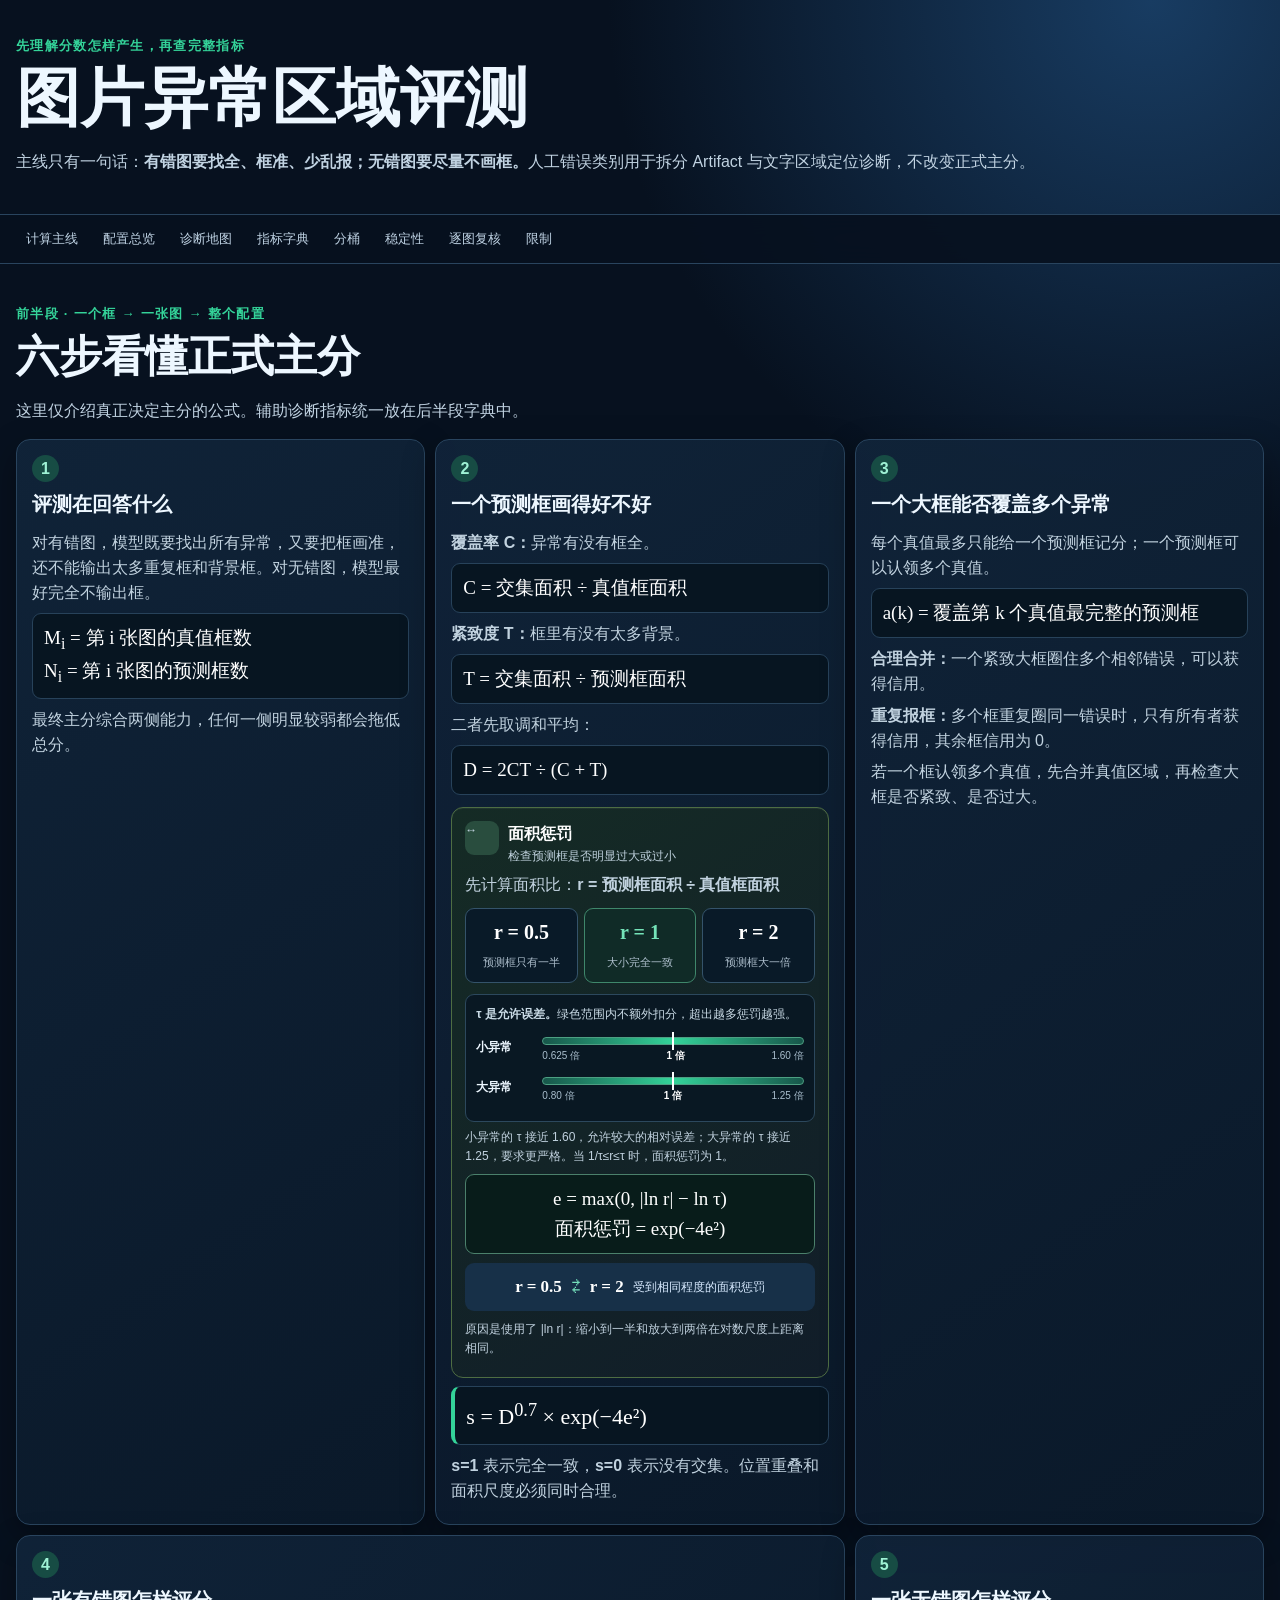
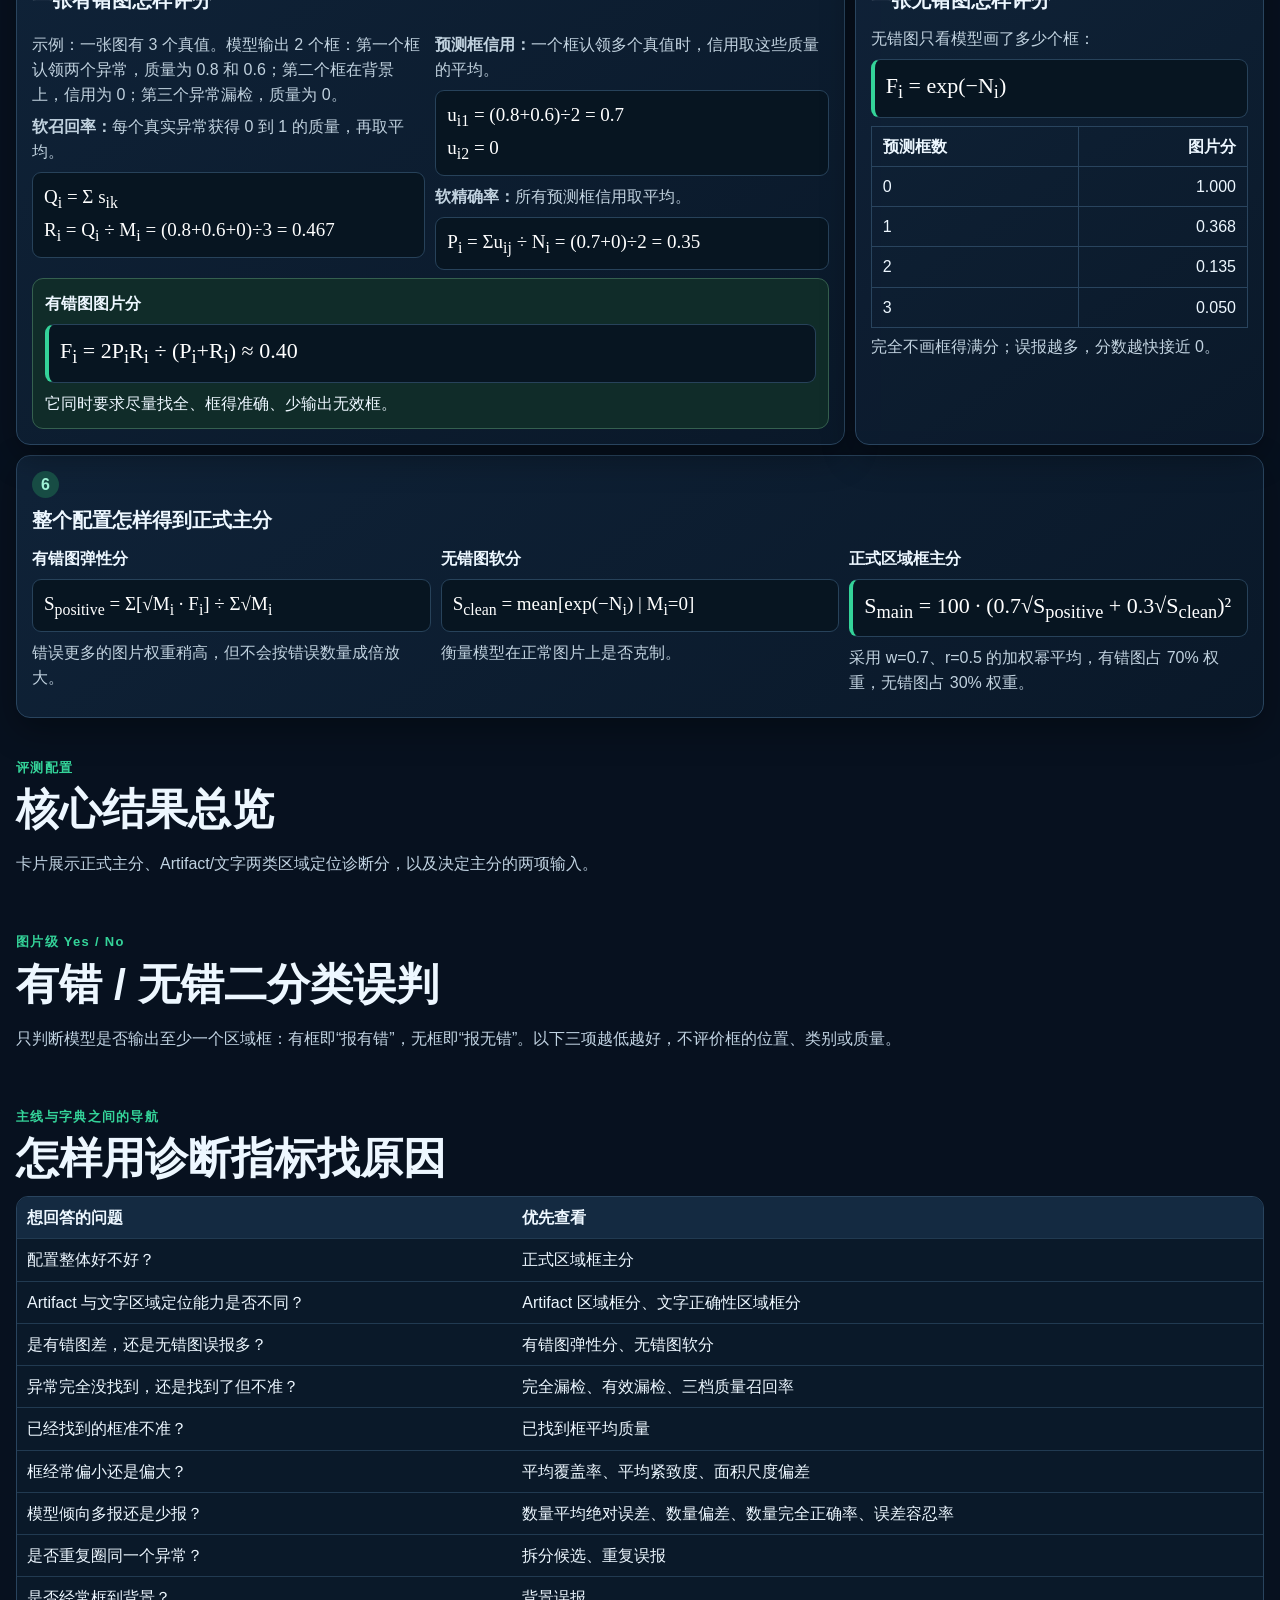
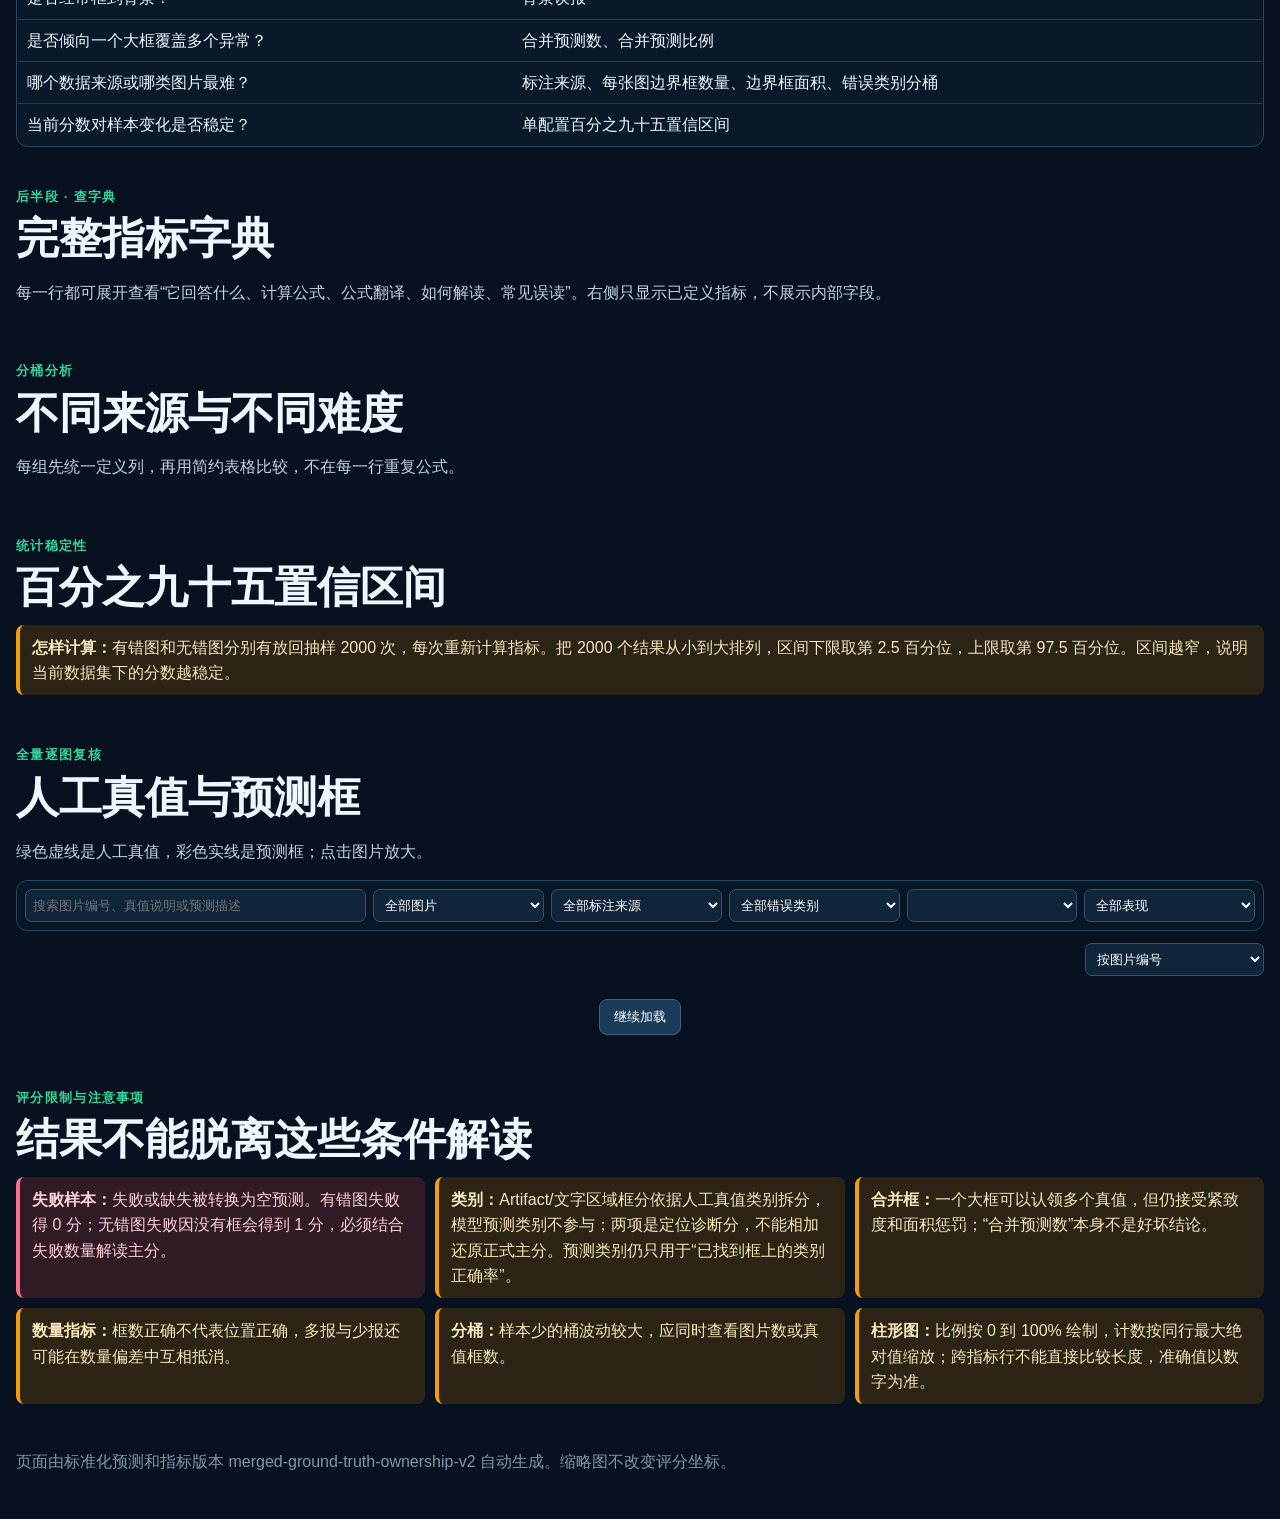
<file: evaluation/vlm_judge_bench/dashboard_template.html>
<!doctype html>
<html lang="zh-CN">
<head>
  <meta charset="utf-8">
  <meta name="viewport" content="width=device-width,initial-scale=1">
  <title>图片异常区域评测：主线说明与完整指标</title>
  <style>
    :root{--bg:#07111f;--panel:#0d1b2d;--panel2:#12243a;--ink:#edf7ff;--muted:#a9bfd2;--line:#29445e;--green:#34d399;--orange:#f59e0b;--red:#fb7185;--blue:#60a5fa;--shadow:0 12px 34px #0005}
    *{box-sizing:border-box}html{scroll-behavior:smooth}body{margin:0;background:radial-gradient(circle at 90% 0,#183c62 0,transparent 34rem),var(--bg);color:var(--ink);font-family:"Noto Sans CJK SC","Microsoft YaHei",sans-serif;line-height:1.58}a{color:inherit}.wrap{max-width:1680px;margin:auto;padding:0 16px}.hero{padding:36px 0 24px}.eyebrow,.kicker{color:var(--green);font-weight:800;letter-spacing:.1em;font-size:13px}.hero h1{font-size:clamp(34px,5vw,64px);line-height:1.08;margin:7px 0 12px}.hero p,.lead{color:#c1d3e2;max-width:1050px}.dataset-line,.chips{display:flex;gap:7px;flex-wrap:wrap}.dataset-line span,.chip{padding:5px 9px;border:1px solid var(--line);border-radius:999px;background:#10233a;font-size:12px}
    nav{position:sticky;top:0;z-index:50;background:#07111fea;backdrop-filter:blur(16px);border-block:1px solid var(--line)}nav .wrap{display:flex;gap:5px;overflow:auto;padding-top:8px;padding-bottom:8px}nav a{text-decoration:none;white-space:nowrap;padding:6px 10px;border-radius:99px;color:#bfd3e4;font-size:13px}nav a:hover{background:#18324c;color:#fff}
    section{scroll-margin-top:62px;padding-top:40px}h2{font-size:clamp(27px,3.5vw,43px);line-height:1.18;margin:6px 0 12px}h3{font-size:20px;margin:0 0 9px}h4{margin:0 0 7px}.card,.story-card{background:linear-gradient(145deg,#10243ae8,#0a192ae8);border:1px solid var(--line);border-radius:14px;padding:15px;box-shadow:var(--shadow)}.story-grid{display:grid;grid-template-columns:repeat(3,minmax(0,1fr));gap:10px}.story-card p{color:#c1d2df;margin:6px 0}.step{display:inline-grid;place-items:center;width:27px;height:27px;border-radius:50%;background:#174c44;color:#9ff2d5;font-weight:900;margin-bottom:7px}.formula{font-family:"Cambria Math","Times New Roman",serif;font-size:19px;background:#071521;border:1px solid #27425a;border-radius:9px;padding:9px 11px;margin:8px 0;overflow:auto;color:#fff}.formula.big{font-size:22px;border-left:4px solid var(--green)}.plain{color:#d4e4ef}.note{border-left:4px solid var(--orange);padding:10px 12px;background:#2c2516;border-radius:8px;color:#f8e7bd}.warning{border-left-color:var(--red);background:#301b26;color:#ffd0d7}.clean-table{border-collapse:collapse;width:100%;max-width:520px}.clean-table th,.clean-table td{padding:7px 11px;border:1px solid var(--line);text-align:right}.clean-table th:first-child,.clean-table td:first-child{text-align:left}.example{display:grid;grid-template-columns:1fr 1fr;gap:10px}.example-result{border:1px solid #35604f;background:#102c29;border-radius:11px;padding:12px}
    .penalty-panel{margin-top:12px;padding:13px;border:1px solid #4e6d43;border-radius:12px;background:linear-gradient(145deg,#152b25,#111d29);box-shadow:inset 0 1px #ffffff0d}.penalty-head{display:flex;gap:9px;align-items:flex-start}.penalty-icon{display:grid;place-items:center;flex:0 0 34px;height:34px;border-radius:9px;background:#294d3e;color:#a7f3d0;font-size:20px}.penalty-head b{display:block;color:#fff}.penalty-head span{display:block;color:#bfd1dd;font-size:12px}.ratio-cards{display:grid;grid-template-columns:repeat(3,1fr);gap:6px;margin:11px 0}.ratio-card{text-align:center;border:1px solid #34536a;border-radius:9px;background:#091a28;padding:8px 4px}.ratio-card b{display:block;font-family:"Cambria Math","Times New Roman",serif;font-size:20px;color:#fff}.ratio-card span{font-size:11px;color:#aebfcd}.ratio-card.good{border-color:#3f876b;background:#102b27}.ratio-card.good b{color:#74e3b8}.tolerance-box{padding:10px;border-radius:9px;background:#091823;border:1px solid #2c485d}.tolerance-title{font-size:12px;color:#c9dae5;margin-bottom:8px}.tolerance-row{display:grid;grid-template-columns:58px minmax(0,1fr);gap:8px;align-items:center;margin:8px 0}.tolerance-row>b{font-size:12px}.range{position:relative;padding-top:5px}.range-bar{height:8px;border-radius:99px;background:linear-gradient(90deg,#34d39955,#34d399,#34d39955);border:1px solid #4d9f82}.range-bar:after{content:"";position:absolute;left:50%;top:0;width:2px;height:18px;background:#fff;transform:translateX(-1px)}.range-labels{display:flex;justify-content:space-between;color:#aabfce;font-size:10px;margin-top:3px}.range-labels b{color:#fff}.penalty-formula{border-color:#4b806b!important;background:#081c1a!important;text-align:center}.symmetry{display:flex;align-items:center;justify-content:center;gap:9px;margin:9px 0;padding:8px;border-radius:9px;background:#173048;color:#d8eaff;font-size:12px}.symmetry b{font-family:"Cambria Math","Times New Roman",serif;color:#fff;font-size:17px}.symmetry i{color:#76e0bc;font-style:normal;font-size:20px}
    .model-grid{display:grid;grid-template-columns:repeat(4,minmax(0,1fr));gap:9px;margin-top:14px}.model-card{border-top:4px solid var(--model-color)}.model-card h3{font-size:17px;word-break:break-word}.model-detail{font-size:11px;color:var(--muted);word-break:break-all;min-height:34px}.big-score{font-size:36px;font-weight:900;color:var(--model-color);line-height:1;margin:10px 0 3px}.mini-grid{display:grid;grid-template-columns:1fr 1fr;gap:5px;margin-top:9px}.mini{background:#091725;border:1px solid #243d54;border-radius:8px;padding:6px}.mini b{display:block;font-size:15px}.mini span{font-size:11px;color:var(--muted)}
    .map-table,.metric-table,.bucket-table{width:100%;border-collapse:collapse}.table-wrap{overflow:auto;border:1px solid var(--line);border-radius:12px;background:#0a1929}.map-table th,.map-table td,.metric-table th,.metric-table td,.bucket-table th,.bucket-table td{padding:8px 10px;border-bottom:1px solid #213a51;vertical-align:top}.map-table th,.metric-table th,.bucket-table th{background:#142a41;text-align:left;position:sticky;top:0;z-index:2}.map-table tr:last-child td,.metric-table tr:last-child td,.bucket-table tr:last-child td{border-bottom:0}.metric-table{min-width:1450px}.metric-def-cell{width:370px;min-width:370px}.metric-def summary{cursor:pointer}.metric-def summary b{display:block;color:#fff}.question{display:block;color:#b8cede;font-size:12px;margin-top:2px}.def-body{margin-top:8px;font-size:12px;color:#c4d6e3}.def-body .formula{font-size:15px;padding:6px 8px}.def-label{color:#83ddbf;font-weight:700}.metric-value{min-width:135px}.metric-value b{font-size:15px}.bar{height:5px;background:#23394d;border-radius:9px;margin-top:5px;overflow:hidden}.bar i{display:block;height:100%;background:var(--bar-color)}.dictionary-stack>.dict-section,.bucket-stack>article{display:block;margin-top:10px}.dict-section{border:1px solid var(--line);border-radius:11px;background:#0b1b2c;overflow:hidden}.dict-section>summary{cursor:pointer;padding:12px 14px;background:#11283e;font-weight:800;list-style:disclosure-closed}.dict-section[open]>summary{list-style:disclosure-open;border-bottom:1px solid var(--line)}.dict-section-body{padding:12px}.dict-section-body>.lead{margin-top:0}.quality-example{display:grid;grid-template-columns:repeat(3,1fr);gap:6px;margin:8px 0}.quality-example div{padding:8px;border:1px solid #34516a;border-radius:8px;background:#0b2132}.shared-defs{display:grid;grid-template-columns:repeat(3,minmax(0,1fr));gap:7px;margin:9px 0}.shared-def{border:1px solid #28445c;background:#0b1d2f;border-radius:9px;padding:8px;font-size:12px;color:#c3d5e2}.shared-def b{color:#fff;display:block}.shared-def code{display:block;color:#9ee8ce;margin-top:4px;white-space:normal}.bucket-control{display:flex;align-items:center;gap:10px;flex-wrap:wrap;padding:10px;border:1px solid var(--line);border-radius:10px;background:#0b1d2f;margin:9px 0}.bucket-control select{background:#132d45;color:#fff;border:1px solid #42627d;border-radius:7px;padding:7px 10px}.bucket-meta{display:flex;gap:6px;flex-wrap:wrap}.bucket-meta span{padding:4px 8px;border-radius:99px;background:#173950;color:#d6e7f2;font-size:12px}.bucket-table{min-width:1250px}.bucket-metric{min-width:180px}
    .paired{display:grid;grid-template-columns:repeat(3,minmax(0,1fr));gap:8px}.paired-card{border:1px solid var(--line);background:#0b1b2c;border-radius:10px;padding:10px}.paired-card strong{font-size:19px;color:var(--green)}.subtle{font-size:12px;color:var(--muted)}
    .filters{position:sticky;top:51px;z-index:40;display:grid;grid-template-columns:1.3fr repeat(5,minmax(125px,.65fr));gap:7px;background:#091827ed;backdrop-filter:blur(14px);border:1px solid var(--line);border-radius:11px;padding:8px;margin:12px 0}.filters input,.filters select,.result-line select{background:#10243a;color:#fff;border:1px solid #35536d;border-radius:7px;padding:7px}.result-line{display:flex;justify-content:space-between;align-items:center;margin:10px 0;color:#bfd0df}.sample-list{display:grid;gap:11px}.sample-card{background:#091725;border:1px solid var(--line);border-radius:13px;overflow:hidden}.sample-head{display:flex;justify-content:space-between;gap:10px;align-items:center;padding:9px 11px;background:#11263c}.sample-head h3{margin:0;font-size:16px}.legend{display:flex;gap:10px;flex-wrap:wrap;padding:6px 10px;color:#bcd0df;font-size:11px}.legend span:before{content:"";display:inline-block;width:10px;height:3px;background:var(--c);margin-right:4px}.panels{display:grid;grid-template-columns:repeat(auto-fit,minmax(240px,1fr));gap:7px;padding:8px;align-items:start}.bbox-panel{border:1px solid #294158;border-radius:9px;overflow:hidden;background:#06121e}.panel-title{display:flex;justify-content:space-between;padding:6px 8px;font-size:11px}.stage{position:relative;background:#02070d;cursor:zoom-in;width:100%;overflow:hidden}.stage img{display:block;width:100%;height:100%;object-fit:fill}.stage svg{position:absolute;inset:0;width:100%;height:100%}.stage rect{fill:none}.details{padding:0 9px 9px}.details summary{cursor:pointer;color:#bdebdc}.box-lists{display:grid;grid-template-columns:repeat(auto-fit,minmax(250px,1fr));gap:7px;margin-top:8px}.box-list{background:#0d2032;border:1px solid #29445b;border-radius:8px;padding:8px;font-size:12px}.box-list ol{padding-left:20px}.zero{color:#7890a5}.load-more{display:block;margin:13px auto;background:#1a3b59;color:#fff;border:1px solid #3a6485;border-radius:8px;padding:8px 14px;cursor:pointer}.modal{display:none;position:fixed;inset:0;z-index:100;background:#000d;padding:18px}.modal.open{display:grid;place-items:center}.modal-inner{width:min(95vw,1500px);max-height:94vh;background:#071522;border:1px solid #45627a;border-radius:12px;overflow:auto}.modal-head{display:flex;justify-content:space-between;padding:9px 12px}.modal-head button{background:#24435e;color:#fff;border:0;border-radius:6px;padding:6px 10px}.modal .stage{width:min(100%,calc(84vh * var(--image-ratio)));max-height:84vh;margin:auto}.modal .stage img{max-height:84vh}footer{padding:45px 0;color:#8096a9}
    @media(max-width:1050px){.story-grid,.shared-defs,.paired{grid-template-columns:1fr 1fr}.model-grid{grid-template-columns:1fr 1fr}.filters{grid-template-columns:1fr 1fr}.example{grid-template-columns:1fr}}@media(max-width:650px){.story-grid,.shared-defs,.paired,.model-grid{grid-template-columns:1fr}.metric-def-cell{width:290px;min-width:290px}}
  </style>
</head>
<body>
  <header class="hero"><div class="wrap"><div class="eyebrow">先理解分数怎样产生，再查完整指标</div><h1>图片异常区域评测</h1><p>主线只有一句话：<b>有错图要找全、框准、少乱报；无错图要尽量不画框。</b>人工错误类别用于拆分 Artifact 与文字区域定位诊断，不改变正式主分。</p><div class="dataset-line" id="datasetLine"></div></div></header>
  <nav><div class="wrap"><a href="#story">计算主线</a><a href="#overview" id="overviewNav">配置总览</a><a href="#map">诊断地图</a><a href="#dictionary">指标字典</a><a href="#buckets">分桶</a><a href="#confidence">稳定性</a><a href="#samples">逐图复核</a><a href="#limits">限制</a></div></nav>
  <main class="wrap">
    <section id="story"><div class="kicker">前半段 · 一个框 → 一张图 → 整个配置</div><h2>六步看懂正式主分</h2><p class="lead">这里仅介绍真正决定主分的公式。辅助诊断指标统一放在后半段字典中。</p>
      <div class="story-grid">
        <article class="story-card"><span class="step">1</span><h3>评测在回答什么</h3><p>对有错图，模型既要找出所有异常，又要把框画准，还不能输出太多重复框和背景框。对无错图，模型最好完全不输出框。</p><div class="formula">M<sub>i</sub> = 第 i 张图的真值框数<br>N<sub>i</sub> = 第 i 张图的预测框数</div><p>最终主分综合两侧能力，任何一侧明显较弱都会拖低总分。</p></article>
        <article class="story-card"><span class="step">2</span><h3>一个预测框画得好不好</h3><p><b>覆盖率 C：</b>异常有没有框全。</p><div class="formula">C = 交集面积 ÷ 真值框面积</div><p><b>紧致度 T：</b>框里有没有太多背景。</p><div class="formula">T = 交集面积 ÷ 预测框面积</div><p>二者先取调和平均：</p><div class="formula">D = 2CT ÷ (C + T)</div><div class="penalty-panel"><div class="penalty-head"><span class="penalty-icon">↔</span><div><b>面积惩罚</b><span>检查预测框是否明显过大或过小</span></div></div><p>先计算面积比：<b>r = 预测框面积 ÷ 真值框面积</b></p><div class="ratio-cards"><div class="ratio-card"><b>r = 0.5</b><span>预测框只有一半</span></div><div class="ratio-card good"><b>r = 1</b><span>大小完全一致</span></div><div class="ratio-card"><b>r = 2</b><span>预测框大一倍</span></div></div><div class="tolerance-box"><div class="tolerance-title"><b>τ 是允许误差。</b>绿色范围内不额外扣分，超出越多惩罚越强。</div><div class="tolerance-row"><b>小异常</b><div class="range"><div class="range-bar"></div><div class="range-labels"><span>0.625 倍</span><b>1 倍</b><span>1.60 倍</span></div></div></div><div class="tolerance-row"><b>大异常</b><div class="range"><div class="range-bar"></div><div class="range-labels"><span>0.80 倍</span><b>1 倍</b><span>1.25 倍</span></div></div></div></div><p class="subtle">小异常的 τ 接近 1.60，允许较大的相对误差；大异常的 τ 接近 1.25，要求更严格。当 1/τ≤r≤τ 时，面积惩罚为 1。</p><div class="formula penalty-formula">e = max(0, |ln r| − ln τ)<br>面积惩罚 = exp(−4e²)</div><div class="symmetry"><b>r = 0.5</b><i>⇄</i><b>r = 2</b><span>受到相同程度的面积惩罚</span></div><p class="subtle">原因是使用了 |ln r|：缩小到一半和放大到两倍在对数尺度上距离相同。</p></div><div class="formula big">s = D<sup>0.7</sup> × exp(−4e²)</div><p><b>s=1</b> 表示完全一致，<b>s=0</b> 表示没有交集。位置重叠和面积尺度必须同时合理。</p></article>
        <article class="story-card"><span class="step">3</span><h3>一个大框能否覆盖多个异常</h3><p>每个真值最多只能给一个预测框记分；一个预测框可以认领多个真值。</p><div class="formula">a(k) = 覆盖第 k 个真值最完整的预测框</div><p><b>合理合并：</b>一个紧致大框圈住多个相邻错误，可以获得信用。</p><p><b>重复报框：</b>多个框重复圈同一错误时，只有所有者获得信用，其余框信用为 0。</p><p>若一个框认领多个真值，先合并真值区域，再检查大框是否紧致、是否过大。</p></article>
      </div>
      <div class="story-grid" style="margin-top:10px">
        <article class="story-card" style="grid-column:span 2"><span class="step">4</span><h3>一张有错图怎样评分</h3><div class="example"><div><p>示例：一张图有 3 个真值。模型输出 2 个框：第一个框认领两个异常，质量为 0.8 和 0.6；第二个框在背景上，信用为 0；第三个异常漏检，质量为 0。</p><p><b>软召回率：</b>每个真实异常获得 0 到 1 的质量，再取平均。</p><div class="formula">Q<sub>i</sub> = Σ s<sub>ik</sub><br>R<sub>i</sub> = Q<sub>i</sub> ÷ M<sub>i</sub> = (0.8+0.6+0)÷3 = 0.467</div></div><div><p><b>预测框信用：</b>一个框认领多个真值时，信用取这些质量的平均。</p><div class="formula">u<sub>i1</sub> = (0.8+0.6)÷2 = 0.7<br>u<sub>i2</sub> = 0</div><p><b>软精确率：</b>所有预测框信用取平均。</p><div class="formula">P<sub>i</sub> = Σu<sub>ij</sub> ÷ N<sub>i</sub> = (0.7+0)÷2 = 0.35</div></div></div><div class="example-result"><b>有错图图片分</b><div class="formula big">F<sub>i</sub> = 2P<sub>i</sub>R<sub>i</sub> ÷ (P<sub>i</sub>+R<sub>i</sub>) ≈ 0.40</div><span>它同时要求尽量找全、框得准确、少输出无效框。</span></div></article>
        <article class="story-card"><span class="step">5</span><h3>一张无错图怎样评分</h3><p>无错图只看模型画了多少个框：</p><div class="formula big">F<sub>i</sub> = exp(−N<sub>i</sub>)</div><table class="clean-table"><thead><tr><th>预测框数</th><th>图片分</th></tr></thead><tbody><tr><td>0</td><td>1.000</td></tr><tr><td>1</td><td>0.368</td></tr><tr><td>2</td><td>0.135</td></tr><tr><td>3</td><td>0.050</td></tr></tbody></table><p>完全不画框得满分；误报越多，分数越快接近 0。</p></article>
      </div>
      <article class="story-card" style="margin-top:10px"><span class="step">6</span><h3>整个配置怎样得到正式主分</h3><div class="story-grid"><div><b>有错图弹性分</b><div class="formula">S<sub>positive</sub> = Σ[√M<sub>i</sub> · F<sub>i</sub>] ÷ Σ√M<sub>i</sub></div><p>错误更多的图片权重稍高，但不会按错误数量成倍放大。</p></div><div><b>无错图软分</b><div class="formula">S<sub>clean</sub> = mean[exp(−N<sub>i</sub>) | M<sub>i</sub>=0]</div><p>衡量模型在正常图片上是否克制。</p></div><div><b>正式区域框主分</b><div class="formula big">S<sub>main</sub> = 100 · (0.7√S<sub>positive</sub> + 0.3√S<sub>clean</sub>)²</div><p>采用 w=0.7、r=0.5 的加权幂平均，有错图占 70% 权重，无错图占 30% 权重。</p></div></div></article>
    </section>

    <section id="overview"><div class="kicker" id="overviewKicker">评测配置</div><h2>核心结果总览</h2><p class="lead">卡片展示正式主分、Artifact/文字两类区域定位诊断分，以及决定主分的两项输入。</p><div class="model-grid" id="modelCards"></div></section>
    <section id="binary"><div class="kicker">图片级 Yes / No</div><h2>有错 / 无错二分类误判</h2><p class="lead">只判断模型是否输出至少一个区域框：有框即“报有错”，无框即“报无错”。以下三项越低越好，不评价框的位置、类别或质量。</p><div id="binaryContent"></div></section>

    <section id="map"><div class="kicker">主线与字典之间的导航</div><h2>怎样用诊断指标找原因</h2><div class="table-wrap"><table class="map-table"><thead><tr><th>想回答的问题</th><th>优先查看</th></tr></thead><tbody>
      <tr><td>配置整体好不好？</td><td>正式区域框主分</td></tr><tr><td>Artifact 与文字区域定位能力是否不同？</td><td>Artifact 区域框分、文字正确性区域框分</td></tr><tr><td>是有错图差，还是无错图误报多？</td><td>有错图弹性分、无错图软分</td></tr><tr><td>异常完全没找到，还是找到了但不准？</td><td>完全漏检、有效漏检、三档质量召回率</td></tr><tr><td>已经找到的框准不准？</td><td>已找到框平均质量</td></tr><tr><td>框经常偏小还是偏大？</td><td>平均覆盖率、平均紧致度、面积尺度偏差</td></tr><tr><td>模型倾向多报还是少报？</td><td>数量平均绝对误差、数量偏差、数量完全正确率、误差容忍率</td></tr><tr><td>是否重复圈同一个异常？</td><td>拆分候选、重复误报</td></tr><tr><td>是否经常框到背景？</td><td>背景误报</td></tr><tr><td>是否倾向一个大框覆盖多个异常？</td><td>合并预测数、合并预测比例</td></tr><tr><td>哪个数据来源或哪类图片最难？</td><td>标注来源、每张图边界框数量、边界框面积、错误类别分桶</td></tr><tr><td>当前分数对样本变化是否稳定？</td><td>单配置百分之九十五置信区间</td></tr>
    </tbody></table></div></section>

    <section id="dictionary"><div class="kicker">后半段 · 查字典</div><h2>完整指标字典</h2><p class="lead">每一行都可展开查看“它回答什么、计算公式、公式翻译、如何解读、常见误读”。右侧只显示已定义指标，不展示内部字段。</p><div class="dictionary-stack" id="dictionaryContent"></div></section>

    <section id="buckets"><div class="kicker">分桶分析</div><h2>不同来源与不同难度</h2><p class="lead">每组先统一定义列，再用简约表格比较，不在每一行重复公式。</p><div class="bucket-stack" id="bucketContent"></div></section>

    <section id="confidence"><div class="kicker">统计稳定性</div><h2>百分之九十五置信区间</h2><div class="note"><b>怎样计算：</b>有错图和无错图分别有放回抽样 2000 次，每次重新计算指标。把 2000 个结果从小到大排列，区间下限取第 2.5 百分位，上限取第 97.5 百分位。区间越窄，说明当前数据集下的分数越稳定。</div><div id="confidenceTables" style="margin-top:10px"></div></section>

    <section id="samples"><div class="kicker">全量逐图复核</div><h2 id="sampleHeading">人工真值与预测框</h2><p class="lead" id="sampleLead">绿色虚线是人工真值，彩色实线是预测框；点击图片放大。</p><div class="filters"><input id="search" placeholder="搜索图片编号、真值说明或预测描述"><select id="sampleType"><option value="all">全部图片</option><option value="positive">只看有错图</option><option value="clean">只看无错图</option></select><select id="sourceFilter"><option value="all">全部标注来源</option><option value="gpt">gpt</option><option value="u1_5">U1.5</option><option value="external4">external4</option><option value="natural_clean_110">natural_110 自然无错图</option></select><select id="familyFilter"><option value="all">全部错误类别</option></select><select id="filterModel"></select><select id="resultFilter"><option value="all">全部表现</option><option value="failed">运行失败或缺失</option><option value="zero">图片分为零</option><option value="found">图片分大于 0.1</option><option value="hardmiss">存在完全漏检</option><option value="cleanfp">无错图上有误报</option><option value="merge">存在合并预测</option></select></div><div class="result-line"><span id="resultCount"></span><select id="sortOrder"><option value="id">按图片编号</option><option value="worst">所选配置图片分从低到高</option><option value="best">所选配置图片分从高到低</option><option value="gt">按真值框数量从多到少</option></select></div><div class="sample-list" id="sampleList"></div><button class="load-more" id="loadMore">继续加载</button></section>

    <section id="limits"><div class="kicker">评分限制与注意事项</div><h2>结果不能脱离这些条件解读</h2><div class="story-grid"><div class="note warning"><b>失败样本：</b>失败或缺失被转换为空预测。有错图失败得 0 分；无错图失败因没有框会得到 1 分，必须结合失败数量解读主分。</div><div class="note"><b>类别：</b>Artifact/文字区域框分依据人工真值类别拆分，模型预测类别不参与；两项是定位诊断分，不能相加还原正式主分。预测类别仍只用于“已找到框上的类别正确率”。</div><div class="note"><b>合并框：</b>一个大框可以认领多个真值，但仍接受紧致度和面积惩罚；“合并预测数”本身不是好坏结论。</div><div class="note"><b>数量指标：</b>框数正确不代表位置正确，多报与少报还可能在数量偏差中互相抵消。</div><div class="note"><b>分桶：</b>样本少的桶波动较大，应同时查看图片数或真值框数。</div><div class="note"><b>柱形图：</b>比例按 0 到 100% 绘制，计数按同行最大绝对值缩放；跨指标行不能直接比较长度，准确值以数字为准。</div></div></section>
  </main>
  <div class="modal" id="modal"><div class="modal-inner"><div class="modal-head"><b id="modalTitle"></b><button id="modalClose">关闭</button></div><div id="modalStage"></div></div></div>
  <footer><div class="wrap">页面由标准化预测和指标版本 merged-ground-truth-ownership-v2 自动生成。缩略图不改变评分坐标。</div></footer>
  <script id="dashboardData" type="application/json">__DASHBOARD_DATA__</script>
  <script>
    const DATA=JSON.parse(document.getElementById('dashboardData').textContent),MODELS=Object.keys(DATA.models),$=id=>document.getElementById(id);
    const esc=v=>String(v??'').replace(/[&<>"']/g,c=>({'&':'&amp;','<':'&lt;','>':'&gt;','"':'&quot;',"'":'&#39;'}[c]));
    const FAMILIES=DATA.families;
    const DEF={
      main:{n:'正式区域框主分',q:'整体能力如何加权兼顾有错图和无错图？',f:'100 × (0.7√S_positive + 0.3√S_clean)²',t:'有错图弹性分权重为 70%，无错图软分权重为 30%；使用幂指数 r=0.5 的加权幂平均，再乘 100。',i:'0 到 100，越高越好；相比无错图表现，主分更重视有错图检出与定位。',w:'不能只看主分判断问题来自检出还是误报，要同时看两项输入；两项权重并不相同。',k:'main'},
      artifactRegion:{n:'Artifact 区域框分',q:'四类 Artifact 人工真值的检出与定位质量如何？',f:'100 × Σ[√K_i · mean(q_ig)] ÷ Σ√K_i',t:'每张图只选 D1 Artifact 的人工真值及其 ownership-v2 框质量，按该图所含选中真值数 K_i 的平方根加权。',i:'0 到 100，越高越好；覆盖渲染、结构、拓扑、关系与物理四类 Artifact。',w:'这是按人工真值类别拆分的定位诊断分，不含无错图克制项，也不评价预测类别，不能与文字分相加还原主分。',k:'main'},
      textRegion:{n:'文字正确性区域框分',q:'两类文字正确性人工真值的检出与定位质量如何？',f:'100 × Σ[√K_i · mean(q_ig)] ÷ Σ√K_i',t:'每张图只选 D2 TextCorrectness 的人工真值及其 ownership-v2 框质量，按该图所含选中真值数 K_i 的平方根加权。',i:'0 到 100，越高越好；覆盖文字视觉完整性和文字内容保真度。',w:'这是按人工真值类别拆分的定位诊断分，不含无错图克制项，也不评价预测类别，不能与 Artifact 分相加还原主分。',k:'main'},
      pos:{n:'有错图弹性分',q:'有异常时，模型找全、框准并少乱报的综合表现如何？',f:'Σ(√M_i · F_i) ÷ Σ√M_i，M_i>0',t:'先算每张有错图图片分，再按真值框数平方根加权。',i:'0 到 1，越高越好。',w:'它不评价无错图误报。',k:'rate'},
      clean:{n:'无错图软分',q:'无异常时，模型是否克制？',f:'mean[exp(−N_i) | M_i=0]',t:'每张无错图按预测框数指数扣分，再取平均。',i:'0 到 1，越高越好。',w:'失败被转为空预测时也会得到 1，必须结合失败数。',k:'rate'},
      specificity:{n:'无错图完全不报框比例',q:'多少无错图完全没有误报？',f:'#(M_i=0 且 N_i=0) ÷ #(M_i=0)',t:'无错图中预测框数恰好为 0 的比例。',i:'越高越好。',w:'只要报一个框就整图记为不完全正确，不反映误报数量。',k:'rate'},
      fppi:{n:'每张无错图平均预测框数',q:'无错图平均会误报多少个框？',f:'ΣN_i ÷ N_clean，M_i=0',t:'所有无错图预测框总数除以无错图数。',i:'越低越好。',w:'少量图片大量误报和大量图片少量误报可能有相同均值。',k:'num'},
      binaryFNR:{n:'有错图判无错率（FNR）',q:'有错图片中，有多少被整图判断为无错？',f:'有错且无预测框的图片数 ÷ 有错图片数',t:'人工有至少一个错误框，但模型一个框也没有输出的图片比例。',i:'越低越好；这是图片级漏报率。',w:'只要输出任意框就不算 FNR，即使框的位置错误；定位能力需另看区域框指标。',k:'rate'},
      binaryFPR:{n:'无错图判有错率（FPR）',q:'无错图片中，有多少被整图判断为有错？',f:'无错且有预测框的图片数 ÷ 无错图片数',t:'人工没有错误框，但模型至少输出一个框的图片比例。',i:'越低越好；等于 1 − 无错图不报框比例。',w:'不区分一张图误报一个框还是多个框；数量需另看无错图平均预测框数。',k:'rate'},
      binaryError:{n:'总体二分类误判率',q:'不考虑框位置，只看有错/无错时，总共判错多少图片？',f:'(有错判无错图片数 + 无错判有错图片数) ÷ 全部图片数',t:'两类图片级错误相加，再除以全部 1,054 张图片。',i:'越低越好；该值受数据中有错图和无错图占比影响。',w:'它不是 FNR 与 FPR 的简单平均，也不评价 bbox 定位质量。',k:'rate'},
      macro:{n:'有错图图片等权分',q:'如果每张有错图同等重要，平均表现怎样？',f:'mean(F_i | M_i>0)',t:'每张有错图图片分直接取平均。',i:'0 到 1，越高越好。',w:'与弹性分不同，它不提高多错误图片权重。',k:'rate'},
      microP:{n:'有错图所有框合并软精确率',q:'把所有有错图预测框合并看，有多少预测信用？',f:'ΣU_i ÷ ΣN_i，M_i>0',t:'所有预测信用总和除以所有预测框数。',i:'越高越好；无效框增加分母。',w:'它不能反映真值是否找全。',k:'rate'},
      microR:{n:'有错图所有框合并软召回率',q:'把所有真值合并看，找全和框准程度怎样？',f:'ΣQ_i ÷ ΣM_i，M_i>0',t:'所有真值质量总和除以所有真值框数。',i:'越高越好。',w:'它不能反映模型是否多画无效框。',k:'rate'},
      microF:{n:'有错图所有框合并分',q:'框级合并后的软精确率与软召回率是否平衡？',f:'2P_micro R_micro ÷ (P_micro + R_micro)',t:'所有框合并软精确率和软召回率取调和平均。',i:'越高越好。',w:'这不是正式主分，也不评价无错图。',k:'rate'},
      images:{n:'图片数',q:'当前统计覆盖多少张图片？',f:'当前集合中的图片条数',t:'直接计数。',i:'用于判断样本规模，不分高低。',w:'不是能力指标。',k:'int'},positiveImages:{n:'有错图片数',q:'多少图片含至少一个真值框？',f:'#(M_i>0)',t:'真值框数大于 0 的图片数。',i:'描述数据组成。',w:'不是能力指标。',k:'int'},cleanImages:{n:'无错图片数',q:'多少图片没有真值框？',f:'#(M_i=0)',t:'真值框数等于 0 的图片数。',i:'描述数据组成。',w:'不是能力指标。',k:'int'},gt:{n:'人工真值框数',q:'人工一共标了多少异常区域？',f:'ΣM_i',t:'所有图片真值框数求和。',i:'描述评测规模。',w:'不同桶比较时必须结合该数。',k:'int'},pred:{n:'预测框数',q:'模型一共输出多少区域框？',f:'ΣN_i',t:'所有图片预测框数求和。',i:'只描述输出量。',w:'多或少本身不等于好或坏。',k:'int'},failed:{n:'失败或缺失预测数',q:'多少图片没有成功完成推理？',f:'#(预测状态不为成功)',t:'按运行状态计数。',i:'越低越好；应优先确认链路完整性。',w:'当前失败为空预测，无错图不会被额外扣分。',k:'int'},
      hardMiss:{n:'完全漏检真值数',q:'多少真值与所有预测都没有有效相交？',f:'Σ 1[max_j s(P_ij,G_ik)=0]',t:'逐个真值检查是否存在正的基础配对质量。',i:'越低越好。',w:'有一点交集但质量很差时不一定算完全漏检。',k:'int'},effectiveMiss:{n:'有效漏检真值数',q:'多少真值最终质量仍低于基本找到门槛？',f:'Σ 1[s_ik<0.1]',t:'唯一归属和合并重算后，质量低于 0.1 的真值数。',i:'越低越好。',w:'包含完全漏检和低质量相交。',k:'int'},r01:{n:'质量至少 0.1 的召回率',q:'多少真值至少被基本找到？',f:'#(s_ik≥0.1) ÷ ΣM_i',t:'最终质量达到 0.1 的真值比例。',i:'越高越好。',w:'达到 0.1 不代表框得很准。',k:'rate'},r05:{n:'质量至少 0.5 的召回率',q:'多少真值达到可靠定位？',f:'#(s_ik≥0.5) ÷ ΣM_i',t:'最终质量达到 0.5 的真值比例。',i:'越高越好。',w:'它会同时受覆盖、背景和面积影响。',k:'rate'},r075:{n:'质量至少 0.75 的召回率',q:'多少真值达到高质量定位？',f:'#(s_ik≥0.75) ÷ ΣM_i',t:'最终质量达到 0.75 的真值比例。',i:'越高越好。',w:'这是严格门槛，小误差也可能使其下降。',k:'rate'},found:{n:'已找到框平均质量',q:'已经基本找到的异常，平均框得多准？',f:'mean(s_ik | s_ik≥0.1)',t:'只对质量至少 0.1 的真值取平均。',i:'越高越好，需与召回率一起看。',w:'只找到少量容易异常也可能均值很高。',k:'rate'},p25:{n:'已找到质量下四分位数',q:'已找到框中较差一部分的质量怎样？',f:'q_0.25({s_ik | s_ik≥0.1})',t:'已找到质量排序后的第 25 百分位。',i:'越高越好。',w:'不包含质量低于 0.1 的真值。',k:'rate'},p50:{n:'已找到质量中位数',q:'已找到框的典型质量怎样？',f:'q_0.50({s_ik | s_ik≥0.1})',t:'已找到质量排序后的中位数。',i:'越高越好。',w:'不等于所有真值的中位质量。',k:'rate'},p75:{n:'已找到质量上四分位数',q:'已找到框中较好一部分的质量怎样？',f:'q_0.75({s_ik | s_ik≥0.1})',t:'已找到质量排序后的第 75 百分位。',i:'越高越好。',w:'不能单独说明漏检情况。',k:'rate'},coverage:{n:'平均覆盖率',q:'已找到的真值通常被框全多少？',f:'mean(|P∩G|÷|G| | s≥0.1)',t:'对已找到配对的覆盖率取平均。',i:'越高表示越少漏掉异常区域。',w:'框很大也能有高覆盖率，必须配合紧致度。',k:'rate'},tightness:{n:'平均紧致度',q:'已找到的预测框里有多少是真值区域？',f:'mean(|P∩U|÷|P| | s≥0.1)',t:'对已找到配对的紧致度取平均；合并框使用真值并集 U。',i:'越高表示背景越少。',w:'框很小也可能紧致度高，必须配合覆盖率。',k:'rate'},
      countN:{n:'子集图片数',q:'当前数量统计包含多少图片？',f:'n',t:'当前子集直接计数。',i:'只描述规模。',w:'不是能力指标。',k:'int'},mae:{n:'数量平均绝对误差',q:'预测框数平均与真值框数相差多少？',f:'mean(|N_i−M_i|)',t:'每张图取框数差绝对值，再平均。',i:'越低越好。',w:'数量接近不代表位置正确。',k:'num'},bias:{n:'数量偏差',q:'模型整体倾向多报还是少报？',f:'mean(N_i−M_i)',t:'每张图预测框数减真值框数，再平均。',i:'正数多报，负数少报，接近 0 表示平均接近。',w:'多报和少报可能互相抵消。',k:'num'},exact:{n:'预测框数完全正确比例',q:'多少图片的预测框数恰好等于真值框数？',f:'mean[1(N_i=M_i)]',t:'框数完全相等的图片比例。',i:'越高越好。',w:'框数正确不代表位置正确。',k:'rate'},within1:{n:'数量误差不超过一的比例',q:'多少图片的框数最多相差一个？',f:'mean[1(|N_i−M_i|≤1)]',t:'数量差绝对值不超过 1 的比例。',i:'越高越好。',w:'是宽松数量指标，不评价定位。',k:'rate'},within2:{n:'数量误差不超过二的比例',q:'多少图片的框数最多相差两个？',f:'mean[1(|N_i−M_i|≤2)]',t:'数量差绝对值不超过 2 的比例。',i:'越高越好。',w:'门槛更宽松，不能替代严格指标。',k:'rate'},
      areaP25:{n:'面积比下四分位数',q:'较小一侧的预测框面积比例怎样？',f:'q_0.25(r)，r=|P|÷|U|',t:'已找到配对面积比的第 25 百分位。',i:'小于 1 偏小，大于 1 偏大。',w:'面积接近不代表位置重合。',k:'num'},areaMedian:{n:'面积比中位数',q:'典型预测框面积相对真值并集多大？',f:'q_0.50(r)，r=|P|÷|U|',t:'已找到配对面积比的中位数。',i:'接近 1 表示面积接近。',w:'合并框的 U 是其认领真值并集。',k:'num'},areaP75:{n:'面积比上四分位数',q:'较大一侧的预测框面积比例怎样？',f:'q_0.75(r)，r=|P|÷|U|',t:'已找到配对面积比的第 75 百分位。',i:'过高说明不少框偏大。',w:'只统计质量至少 0.1 的配对。',k:'num'},scaleBias:{n:'面积尺度偏差',q:'预测框整体偏小还是偏大？',f:'median(ln r)',t:'面积比取自然对数后求中位数。',i:'负数偏小，0 接近，正数偏大。',w:'它只描述尺度，不描述位置。',k:'num'},under05:{n:'面积不足真值一半比例',q:'多少已找到框明显偏小？',f:'#(r<0.5) ÷ #r',t:'面积比落入该区间的比例。',i:'通常越低越好。',w:'仅统计已找到配对。',k:'rate'},r05to08:{n:'面积为 0.5 至 0.8 倍比例',q:'多少框中度偏小？',f:'#(0.5≤r<0.8) ÷ #r',t:'面积比落入该区间的比例。',i:'用于诊断尺度分布。',w:'不能独立判断定位质量。',k:'rate'},r08to125:{n:'面积接近真值比例',q:'多少框面积处于接近区间？',f:'#(0.8≤r≤1.25) ÷ #r',t:'面积比落入接近 1 的区间比例。',i:'通常越高越好。',w:'面积接近仍可能位置偏移。',k:'rate'},r125to2:{n:'面积为 1.25 至 2 倍比例',q:'多少框中度偏大？',f:'#(1.25<r≤2) ÷ #r',t:'面积比落入该区间的比例。',i:'用于诊断偏大倾向。',w:'合并框可能合理进入该区间。',k:'rate'},over2:{n:'面积超过真值二倍比例',q:'多少已找到框明显过大？',f:'#(r>2) ÷ #r',t:'面积比超过 2 的比例。',i:'通常越低越好。',w:'仍需结合合并预测和紧致度。',k:'rate'},
      mergeN:{n:'认领多个真值的预测框数',q:'多少预测框同时认领至少两个真值？',f:'Σ1(|𝒢_ij|≥2)',t:'逐个预测框检查认领真值数量。',i:'描述合并行为，本身不分好坏。',w:'合理合并也会计数，应结合质量。',k:'int'},mergeRate:{n:'合并预测比例',q:'有错图预测框中有多大比例是合并框？',f:'N_merge ÷ ΣN_i，M_i>0',t:'合并预测数除以有错图预测框总数。',i:'只描述行为倾向。',w:'比例高不等于分数低。',k:'rate'},splitN:{n:'被多个预测明显覆盖的真值数',q:'多少真值被至少两个预测框重复明显覆盖？',f:'Σ1[Σ_j1(s(P_ij,G_ik)>0.1)≥2]',t:'唯一归属前，统计基础质量超过 0.1 的预测框数量。',i:'越低通常越好。',w:'它是拆分候选，不等同于最终重复误报数。',k:'int'},splitRate:{n:'拆分候选比例',q:'真值中有多大比例存在多框覆盖？',f:'N_split ÷ ΣM_i',t:'拆分候选真值数除以真值总数。',i:'越低通常越好。',w:'只描述重复覆盖倾向。',k:'rate'},duplicate:{n:'重复误报框数',q:'多少无信用框重复覆盖了已认领异常？',f:'未认领且对已认领真值基础质量>0.1 的预测框数',t:'先找无所有权预测，再检查是否重复覆盖已有真值。',i:'越低越好。',w:'与拆分候选的统计对象不同：这里数预测框。',k:'int'},background:{n:'背景误报框数',q:'多少无信用框落在错误位置或无关背景？',f:'无所有权预测框数 − 重复误报框数',t:'所有未认领预测中排除重复框。',i:'越低越好。',w:'包含各种未获信用预测，不仅是纯背景。',k:'int'},duplicateRate:{n:'误报中重复框比例',q:'所有无信用框中，重复框占多少？',f:'N_duplicate ÷ (N_duplicate+N_background)',t:'重复误报除以全部无信用预测。',i:'描述误报构成。',w:'比例低可能只是背景误报更多，必须结合两个计数。',k:'rate'},family:{n:'已找到框上的错误类别正确率',q:'已找到且提供类别的预测中，大类判断多准确？',f:'#(预测大类=真值大类) ÷ #有效类别配对',t:'只统计质量至少 0.1 且预测提供类别的配对。',i:'越高越好，只用于诊断。',w:'未提供类别不进分母，类别也不进入正式主分。',k:'rate'},hardMissRate:{n:'完全漏检率',q:'当前桶有多少真值完全没有有效相交？',f:'完全漏检真值数 ÷ 当前桶真值数',t:'在当前面积、类别或来源桶内计算。',i:'越低越好。',w:'与质量低于 0.1 的有效漏检不同。',k:'rate'}
    };
    const get=(o,p)=>p.split('.').reduce((v,k)=>v?.[k],o),fmt=(v,k)=>{if(v===null||v===undefined||Number.isNaN(Number(v)))return '—';if(k==='rate')return (100*Number(v)).toFixed(2)+'%';if(k==='main')return Number(v).toFixed(3);if(k==='int')return String(Math.round(Number(v)));return Number(v).toFixed(3)};
    function defCell(d,label=d.n){return `<details class="metric-def"><summary><b>${esc(label)}</b><span class="question">${esc(d.q)}</span></summary><div class="def-body"><span class="def-label">计算公式</span><div class="formula">${d.f}</div><div><span class="def-label">公式翻译：</span>${esc(d.t)}</div><div><span class="def-label">如何解读：</span>${esc(d.i)}</div><div><span class="def-label">常见误读：</span>${esc(d.w)}</div></div></details>`}
    function compareTable(rows){return `<div class="table-wrap"><table class="metric-table"><thead><tr><th>指标定义（点击展开）</th>${MODELS.map(m=>`<th style="color:${DATA.models[m].color}">${esc(DATA.models[m].label)}</th>`).join('')}</tr></thead><tbody>${rows.map(r=>{const d=DEF[r.def],vals=MODELS.map(m=>get(DATA.models[m].metrics,r.path));const max=Math.max(0,...vals.filter(v=>typeof v==='number').map(v=>Math.abs(v)));return `<tr><td class="metric-def-cell">${defCell(d,r.label)}</td>${vals.map((v,i)=>{const width=typeof v==='number'?(d.k==='rate'?Math.max(0,Math.min(100,v*100)):d.k==='main'?Math.max(0,Math.min(100,v)):(max?Math.abs(v)/max*100:0)):0;return `<td class="metric-value"><b>${fmt(v,d.k)}</b><div class="bar"><i style="width:${width}%;--bar-color:${DATA.models[MODELS[i]].color}"></i></div></td>`}).join('')}</tr>`}).join('')}</tbody></table></div>`}
    function dictArticle(title,desc,rows,extra=''){if(title.startsWith('8.4 '))return '';return `<details class="dict-section"><summary>${esc(title)}</summary><div class="dict-section-body"><p class="lead">${esc(desc)}</p>${extra}${compareTable(rows)}</div></details>`}
    function renderOverview(){const d=DATA.dataset,failed=MODELS.reduce((n,m)=>n+(DATA.models[m].metrics.dataset.failed_or_missing_predictions||0),0);$('overviewNav').textContent=`${MODELS.length}配置总览`;$('overviewKicker').textContent=`${MODELS.length} 个评测配置`;$('sampleHeading').textContent=`人工真值与 ${MODELS.length} 组预测框`;$('sampleLead').textContent=`绿色虚线是人工真值，彩色实线是预测框。每张图有 1 个真值视图和 ${MODELS.length} 个配置视图；点击图片放大。`;$('datasetLine').innerHTML=`<span>${d.images} 张图片</span><span>${d.positive_images} 张有错图</span><span>${d.clean_images} 张无错图</span><span>${d.gt_boxes} 个真值框</span><span>${MODELS.length} 个评测配置</span><span>${failed} 条配置级失败或缺失</span>`;$('modelCards').innerHTML=MODELS.map(m=>{const x=DATA.models[m],h=x.metrics.headline,ci=x.metrics.bootstrap?.ci95?.elastic_bbox_score||[];return `<article class="card model-card" style="--model-color:${x.color}"><h3>${esc(x.label)}</h3><div class="model-detail">${esc(x.detail)}</div><div class="big-score">${h.elastic_bbox_score.toFixed(3)}</div><div class="subtle">正式主分${ci.length?' · 区间 '+ci.map(v=>v.toFixed(3)).join(' 至 '):''}</div><div class="mini-grid"><div class="mini"><b>${h.artifact_region_bbox_score.toFixed(2)}</b><span>Artifact 区域框分</span></div><div class="mini"><b>${h.text_region_bbox_score.toFixed(2)}</b><span>文字正确性区域框分</span></div><div class="mini"><b>${(h.positive_elastic*100).toFixed(2)}%</b><span>有错图弹性分</span></div><div class="mini"><b>${(h.clean_soft*100).toFixed(2)}%</b><span>无错图软分</span></div></div></article>`}).join('')}
    function renderDictionary(){const core=[['main','headline.elastic_bbox_score'],['artifactRegion','headline.artifact_region_bbox_score'],['textRegion','headline.text_region_bbox_score'],['pos','headline.positive_elastic'],['clean','headline.clean_soft'],['specificity','headline.clean_specificity'],['fppi','headline.clean_fppi'],['macro','headline.positive_macro'],['microP','headline.positive_micro_precision'],['microR','headline.positive_micro_recall'],['microF','headline.positive_micro']].map(([def,path])=>({def,path}));const dataset=[['images','dataset.images'],['positiveImages','dataset.positive_images'],['cleanImages','dataset.clean_images'],['gt','dataset.gt_boxes'],['pred','dataset.predicted_boxes'],['failed','dataset.failed_or_missing_predictions']].map(([def,path])=>({def,path}));const detection=[['hardMiss','detection.hard_miss'],['effectiveMiss','detection.effective_miss'],['r01','detection.recall_0_1'],['r05','detection.recall_0_5'],['r075','detection.recall_0_75'],['found','detection.found_quality'],['coverage','detection.mean_coverage'],['tightness','detection.mean_tightness']].map(([def,path])=>({def,path}));const distribution=[{def:'p25',path:'detection.found_score_quantiles.p25'},{def:'p50',path:'detection.found_score_quantiles.median'},{def:'p75',path:'detection.found_score_quantiles.p75'}];const countRows=[];for(const [subset,name] of [['all','全部图片'],['positive','有错图'],['clean','无错图']])for(const [def,key] of [['countN','images'],['mae','mae'],['bias','bias'],['exact','exact'],['within1','within_1'],['within2','within_2']])countRows.push({def,path:`counts.${subset}.${key}`,label:`${name} · ${DEF[def].n}`});const scale=[['areaP25','scale.area_ratio.p25'],['areaMedian','scale.area_ratio.median'],['areaP75','scale.area_ratio.p75'],['scaleBias','scale.scale_bias'],['under05','scale.bins.under_0_5'],['r05to08','scale.bins.0_5_to_0_8'],['r08to125','scale.bins.0_8_to_1_25'],['r125to2','scale.bins.1_25_to_2'],['over2','scale.bins.over_2']].map(([def,path])=>({def,path}));const multi=[['mergeN','multi_box.merge_predictions'],['mergeRate','multi_box.merge_rate'],['splitN','multi_box.split_gts'],['splitRate','multi_box.split_rate'],['duplicate','multi_box.duplicate_fp'],['background','multi_box.background_fp'],['duplicateRate','multi_box.duplicate_fp_rate']].map(([def,path])=>({def,path}));const distributionHelp='<div class="note"><b>先排除漏检：</b>这里只保留质量 s≥0.1 的真值，所以它回答“已经基本找到的异常，框得怎样”，不回答“找全了多少”。找全程度请看三档质量召回率。</div><div class="quality-example"><div><b>较差一档（下四分位数）</b><br>约四分之一已找到框不高于这个分数。</div><div><b>典型水平（中位数）</b><br>一半不高于它，另一半不低于它。</div><div><b>较好一档（上四分位数）</b><br>约四分之三不高于它，较好的四分之一高于它。</div></div><p class="subtle">计算方法：把所有已找到框的质量从低到高排列，在 25%、50%、75% 位置读取数值；位置落在两个数之间时做线性插值。</p>';$('dictionaryContent').innerHTML=dictArticle('8.1 核心与聚合指标','回答整体表现、Artifact/文字区域定位差异，以及有错图和无错图分别怎样。',core)+dictArticle('8.2 数据与运行完整性','只说明评测范围是否完整，不直接评价视觉能力。',dataset,'<div class="note warning">失败或缺失会转为空预测：有错图失败得 0；无错图失败会因没有框而得 1。</div>')+dictArticle('8.3 检出与定位质量','按“完全没找到 → 低质量相交 → 基本找到 → 可靠定位 → 高质量定位”的顺序诊断。',detection)+dictArticle('8.4 已基本找到的框：较差、典型、较好三档','不再把“质量分布”当作一个抽象词，而是直接观察已基本找到框中的三个代表位置。',distribution,distributionHelp)+dictArticle('8.5 预测框数量行为','分别对全部图片、有错图、无错图计算。数量正确不代表位置正确。',countRows)+dictArticle('8.6 预测框尺度','统一定义 r=预测框面积÷该框认领真值并集面积；只统计质量至少 0.1 的配对。',scale)+dictArticle('8.7 合并、拆分与误报','区分合理合并、重复圈框和错误位置框。',multi)+dictArticle('8.8 已找到框上的类别诊断','预测类别不进入正式主分或两项区域诊断分；只检查已找到且提供类别的预测。',[{def:'family',path:'family_accuracy_on_found'}]);}
    const SOURCE_LABEL={gpt:'gpt',u1_5:'U1.5',external4:'external4',natural_clean_110:'natural_110 自然无错图',other:'其他'};
    function sharedDefs(items){return `<div class="shared-defs">${items.map(([n,f,e])=>`<div class="shared-def"><b>${esc(n)}</b><code>${f}</code>${esc(e)}</div>`).join('')}</div>`}
    const BUCKET_GROUPS={};
    function bucketArticle(id,title,desc,defs){return `<article><h3>${esc(title)}</h3><p class="lead">${esc(desc)}</p>${defs}<div class="bucket-control"><label for="${id}Select">选择一个分桶：</label><select id="${id}Select"></select><div class="bucket-meta" id="${id}Meta"></div></div><div id="${id}Table"></div></article>`}
    function overallSourceValue(metrics,metric){const paths={elastic_bbox_score:'headline.elastic_bbox_score',positive_elastic:'headline.positive_elastic',clean_soft:'headline.clean_soft',clean_specificity:'headline.clean_specificity',clean_fppi:'headline.clean_fppi',recall_0_1:'detection.recall_0_1',recall_0_5:'detection.recall_0_5',found_quality:'detection.found_quality',count_mae:'counts.all.mae',count_bias:'counts.all.bias',background_fp:'multi_box.background_fp'};if(metric==='hard_miss_rate')return metrics.dataset.gt_boxes?metrics.detection.hard_miss/metrics.dataset.gt_boxes:0;return get(metrics,paths[metric])}
    function bucketValue(model,group,key,metric){const metrics=DATA.models[model].metrics;if(group==='source'&&key==='overall')return overallSourceValue(metrics,metric);return get(metrics,`${BUCKET_GROUPS[group].root}.${key}.${metric}`)}
    function bucketMeta(group,key){const first=DATA.models[MODELS[0]].metrics;let data;if(group==='source'&&key==='overall')data={images:first.dataset.images,positive_images:first.dataset.positive_images,clean_images:first.dataset.clean_images,gt:first.dataset.gt_boxes};else data=get(first,`${BUCKET_GROUPS[group].root}.${key}`)||{};const names={images:'图片数',positive_images:'有错图片数',clean_images:'无错图片数',gt:'人工真值框数'};return BUCKET_GROUPS[group].meta.map(k=>`<span>${names[k]}：${fmt(data[k],'int')}</span>`).join('')}
    function renderBucketChoice(group,key){const cfg=BUCKET_GROUPS[group];$(group+'Meta').innerHTML=bucketMeta(group,key);$(group+'Table').innerHTML=`<div class="table-wrap"><table class="bucket-table"><thead><tr><th>指标</th>${MODELS.map(m=>`<th style="color:${DATA.models[m].color}">${esc(DATA.models[m].label)}</th>`).join('')}</tr></thead><tbody>${cfg.metrics.map(([metric,defKey])=>{const d=DEF[defKey];return `<tr><td class="bucket-metric">${esc(d.n)}</td>${MODELS.map(m=>`<td>${fmt(bucketValue(m,group,key,metric),d.k)}</td>`).join('')}</tr>`}).join('')}</tbody></table></div>`}
    function renderBuckets(){const first=DATA.models[MODELS[0]].metrics;BUCKET_GROUPS.source={root:'buckets_by_source',options:[['overall','总体平均'],['gpt','gpt'],['u1_5','U1.5'],['external4','external4'],['natural_clean_110','natural_110 自然无错图']].filter(([k])=>k==='overall'||first.buckets_by_source?.[k]),meta:['images','positive_images','clean_images','gt'],metrics:[['elastic_bbox_score','main'],['positive_elastic','pos'],['clean_soft','clean'],['clean_specificity','specificity'],['clean_fppi','fppi'],['recall_0_1','r01'],['recall_0_5','r05'],['found_quality','found'],['hard_miss_rate','hardMissRate'],['count_mae','mae'],['count_bias','bias'],['background_fp','background']]};BUCKET_GROUPS.count={root:'buckets_by_gt_count',options:[['single','1 个边界框'],['light','2 个边界框'],['medium','3 至 4 个边界框'],['dense','至少 5 个边界框']].filter(([k])=>first.buckets_by_gt_count[k]),meta:['images','gt'],metrics:[['positive_elastic','pos'],['positive_micro','microF'],['mae','mae'],['bias','bias']]};BUCKET_GROUPS.area={root:'buckets_by_area',options:[['tiny','极小：不足全图 0.1%'],['small','小：全图 0.1% 至 0.5%'],['medium','中等：全图 0.5% 至 2%'],['large','大：超过全图 2%']],meta:['gt'],metrics:[['recall_0_1','r01'],['recall_0_5','r05'],['recall_0_75','r075'],['found_quality','found'],['mean_coverage','coverage'],['mean_tightness','tightness'],['scale_bias','scaleBias'],['hard_miss_rate','hardMissRate']]};BUCKET_GROUPS.family={root:'buckets_by_family',options:Object.keys(first.buckets_by_family).map(k=>[k,FAMILIES[k]||k]),meta:['gt'],metrics:BUCKET_GROUPS.area.metrics};$('bucketContent').innerHTML=bucketArticle('source','8.9.1 按标注来源分桶','在总体平均、gpt、U1.5、external4、natural_110 之间切换。natural_110 是纯无错图，应重点查看无错图软分、完全不报框比例和每图平均预测框数。',sharedDefs([['来源主分','与全量正式主分相同','只用当前来源的数据重算；仅含一侧样本的来源分桶仍按同一公式计算，不能作为完整能力主分解读。'],['基本与可靠定位','质量至少 0.1 / 0.5','分别看是否找到和是否框得可靠。'],['数量误差','平均绝对误差与数量偏差','分别看相差多少和多报、少报方向。']]))+bucketArticle('count','8.9.2 按每张图边界框（bbox）数量分桶','按一张图中人工边界框的数量切换，查看异常变密集时是否退化。',sharedDefs([['有错图弹性分','Σ√MᵢFᵢ ÷ Σ√Mᵢ','综合每张有错图的表现。'],['所有框合并分','2P×R ÷ (P+R)','汇总所有有错图上的预测信用和真值质量。'],['数量误差','平均绝对误差与数量偏差','只看多报或少报习惯，不评价位置。']]))+bucketArticle('area','8.9.3 按边界框（bbox）面积分桶','面积指人工边界框面积占整张图的比例；切换面板查看小异常是否更难。',sharedDefs([['三档质量召回率','质量至少 0.1 / 0.5 / 0.75','从基本找到逐步提高到高质量定位。'],['覆盖率与紧致度','交集÷真值 / 交集÷预测','分别看有没有框全、有没有带入背景。'],['面积尺度偏差','已找到框的面积比取对数后求中位数','负数偏小，正数偏大。']]))+bucketArticle('family','8.9.4 按错误类别分桶','依据人工真值类别划分，不依赖模型是否输出类别。',sharedDefs([['人工真值框数','当前类别的人工边界框数量','先确认当前类别样本是否充足。'],['三档质量召回率','质量至少 0.1 / 0.5 / 0.75','比较检出和定位难度。'],['完全漏检率','完全漏检数÷当前类别真值框数','越低越好。']]));for(const [group,cfg] of Object.entries(BUCKET_GROUPS)){const select=$(group+'Select');select.innerHTML=cfg.options.map(([key,label])=>`<option value="${esc(key)}">${esc(label)}</option>`).join('');select.onchange=()=>renderBucketChoice(group,select.value);renderBucketChoice(group,cfg.options[0][0])}}
    function renderConfidence(){const keys=[['elastic_bbox_score','main'],['artifact_region_bbox_score','artifactRegion'],['text_region_bbox_score','textRegion'],['positive_elastic','pos'],['clean_soft','clean'],['positive_macro','macro'],['positive_micro','microF']];$('confidenceTables').innerHTML=`<div class="table-wrap"><table class="metric-table"><thead><tr><th>指标</th>${MODELS.map(m=>`<th>${esc(DATA.models[m].label)}</th>`).join('')}</tr></thead><tbody>${keys.map(([key,d])=>`<tr><td>${esc(DEF[d].n)}</td>${MODELS.map(m=>{const v=DATA.models[m].metrics.bootstrap.ci95[key];return `<td>${v.map(x=>fmt(x,DEF[d].k)).join(' 至 ')}</td>`}).join('')}</tr>`).join('')}</tbody></table></div>`}
    function rectSvg(box,color,text,title,dashed,font){const [x,y,w,h]=box;return `<g><title>${esc(title)}</title><rect x="${x}" y="${y}" width="${w}" height="${h}" stroke="${color}" stroke-width="3" vector-effect="non-scaling-stroke" ${dashed?'stroke-dasharray="10 7"':''}></rect><text x="${x+3}" y="${Math.max(font,y+font)}" fill="${color}" font-size="${font}">${text}</text></g>`}
    function svgOverlay(s,m){const font=Math.max(s.width,s.height)/48,gt=s.gt.map(g=>rectSvg(g.xywh,'#34d399',`真${g.index}`,`${g.family_label}：${g.detail||'无补充说明'}`,m!==null,font)).join(''),preds=m===null?[]:s.models[m].boxes,color=m===null?'#34d399':DATA.models[m].color,pred=preds.map(p=>rectSvg(p.xywh,color,`预${p.index}`,`${p.family_label}；信用 ${(p.credit*100).toFixed(2)}%；${p.description||'无描述'}`,false,font)).join('');return `<div class="stage" style="--image-ratio:${s.width/s.height};aspect-ratio:${s.width}/${s.height}" data-sample="${s.index}" data-model="${m??'gt'}"><img loading="lazy" src="${esc(s.image)}"><svg viewBox="0 0 ${s.width} ${s.height}" preserveAspectRatio="none">${gt}${pred}</svg></div>`}
    function boxList(title,items,type){return `<div class="box-list"><b>${esc(title)}</b>${items.length?`<ol>${items.map(x=>`<li><b>${type}${x.index}</b> · ${esc(x.family_label)}${x.credit===undefined?'':` · 信用 ${(x.credit*100).toFixed(2)}%`}<br>${esc(x.detail||x.description||'无补充描述')}</li>`).join('')}</ol>`:'<p class="zero">没有区域框</p>'}</div>`}
    function sampleHtml(s){const panels=[`<div class="bbox-panel"><div class="panel-title"><b style="color:#34d399">人工真值</b><span>${s.gt.length} 框</span></div>${svgOverlay(s,null)}</div>`,...MODELS.map(m=>{const r=s.models[m];return `<div class="bbox-panel"><div class="panel-title"><b style="color:${DATA.models[m].color}">${esc(DATA.models[m].label)}</b><span>${r.boxes.length} 框 · 图分 ${r.metrics.image_score.toFixed(3)}</span></div>${svgOverlay(s,m)}</div>`})];return `<article class="sample-card"><header class="sample-head"><h3>${s.index}. ${esc(s.sample_id)}</h3><div class="chips"><span class="chip">来源 ${esc(SOURCE_LABEL[s.source]||s.source)}</span><span class="chip">${s.no_error?'人工无错':'人工有错'}</span><span class="chip">真值 ${s.gt.length}</span>${MODELS.map(m=>`<span class="chip">${esc(DATA.models[m].label)} ${s.models[m].boxes.length}</span>`).join('')}</div></header><div class="legend"><span style="--c:#34d399">人工真值</span>${MODELS.map(m=>`<span style="--c:${DATA.models[m].color}">${esc(DATA.models[m].label)}</span>`).join('')}</div><div class="panels">${panels.join('')}</div><div class="details"><details><summary>展开框说明和逐图指标定义值</summary><div class="box-lists">${boxList('人工真值',s.gt,'真')}${MODELS.map(m=>boxList(DATA.models[m].label,s.models[m].boxes,'预')).join('')}</div><div class="box-lists">${MODELS.map(m=>{const x=s.models[m].metrics;return `<div class="box-list"><b>${esc(DATA.models[m].label)}</b><p>状态：${s.models[m].status==='ok'?'成功':'失败或缺失'}<br>真值框 M_i=${x.m}；预测框 N_i=${x.n}<br>真值质量总和 Q_i=${x.q.toFixed(4)}<br>预测信用总和 U_i=${x.prediction_credit.toFixed(4)}<br>软召回 R_i=${(x.soft_recall*100).toFixed(2)}%<br>软精确 P_i=${(x.soft_precision*100).toFixed(2)}%<br>图片分 F_i=${x.image_score.toFixed(4)}<br>完全漏检 ${x.hard_miss}；合并预测 ${x.merge_predictions}<br>拆分候选 ${x.split_gts}；重复误报 ${x.duplicate_fp}；背景误报 ${x.background_fp}</p></div>`}).join('')}</div></details></div></article>`}
    let shown=0,filtered=[];function applyFilters(reset=true){const q=$('search').value.trim().toLowerCase(),kind=$('sampleType').value,source=$('sourceFilter').value,family=$('familyFilter').value,model=$('filterModel').value,result=$('resultFilter').value,sort=$('sortOrder').value;filtered=DATA.samples.filter(s=>{if(kind==='positive'&&s.no_error||kind==='clean'&&!s.no_error)return false;if(source!=='all'&&s.source!==source)return false;if(family!=='all'&&!s.gt.some(g=>g.family===family))return false;const text=[s.sample_id,...s.gt.map(g=>g.detail),...MODELS.flatMap(m=>s.models[m].boxes.map(b=>b.description))].join(' ').toLowerCase();if(q&&!text.includes(q))return false;const r=s.models[model].metrics;if(result==='failed'&&r.prediction_status==='ok'||result==='zero'&&r.image_score!==0||result==='found'&&r.image_score<=.1||result==='hardmiss'&&r.hard_miss===0||result==='cleanfp'&&(!s.no_error||r.n===0)||result==='merge'&&r.merge_predictions===0)return false;return true});filtered.sort((a,b)=>sort==='worst'?a.models[model].metrics.image_score-b.models[model].metrics.image_score:sort==='best'?b.models[model].metrics.image_score-a.models[model].metrics.image_score:sort==='gt'?b.gt.length-a.gt.length:a.sample_id.localeCompare(b.sample_id));if(reset){shown=0;$('sampleList').innerHTML=''}loadMore()}
    function loadMore(){const next=filtered.slice(shown,shown+8);$('sampleList').insertAdjacentHTML('beforeend',next.map(sampleHtml).join(''));shown+=next.length;$('resultCount').textContent=`筛选后 ${filtered.length} 张，当前显示 ${shown} 张`;$('loadMore').style.display=shown<filtered.length?'block':'none';bindStages()}
    function bindStages(){document.querySelectorAll('.stage:not([data-bound])').forEach(x=>{x.dataset.bound='1';x.onclick=()=>{const s=DATA.samples[Number(x.dataset.sample)-1],m=x.dataset.model==='gt'?null:x.dataset.model;$('modalTitle').textContent=`${s.sample_id} · ${m===null?'人工真值':DATA.models[m].label}`;$('modalStage').innerHTML=svgOverlay(s,m);$('modal').classList.add('open')}})}
    function setup(){for(const [k,v] of Object.entries(FAMILIES))$('familyFilter').insertAdjacentHTML('beforeend',`<option value="${esc(k)}">${esc(v)}</option>`);$('filterModel').innerHTML=MODELS.map(m=>`<option value="${m}">${esc(DATA.models[m].label)}</option>`).join('');['search','sampleType','sourceFilter','familyFilter','filterModel','resultFilter','sortOrder'].forEach(id=>$(id).addEventListener(id==='search'?'input':'change',()=>applyFilters(true)));$('loadMore').onclick=loadMore;$('modalClose').onclick=()=>$('modal').classList.remove('open');$('modal').onclick=e=>{if(e.target===$('modal'))$('modal').classList.remove('open')};document.addEventListener('keydown',e=>{if(e.key==='Escape')$('modal').classList.remove('open')})}
    function renderBinary(){const rows=[{def:'binaryFNR',path:'binary_decision.positive_false_negative_rate'},{def:'binaryFPR',path:'binary_decision.clean_false_positive_rate'},{def:'binaryError',path:'binary_decision.overall_error_rate'}];$('binaryContent').innerHTML=compareTable(rows)}
    renderOverview();renderBinary();renderDictionary();renderBuckets();renderConfidence();setup();applyFilters();
  </script>
</body>
</html>
</file>
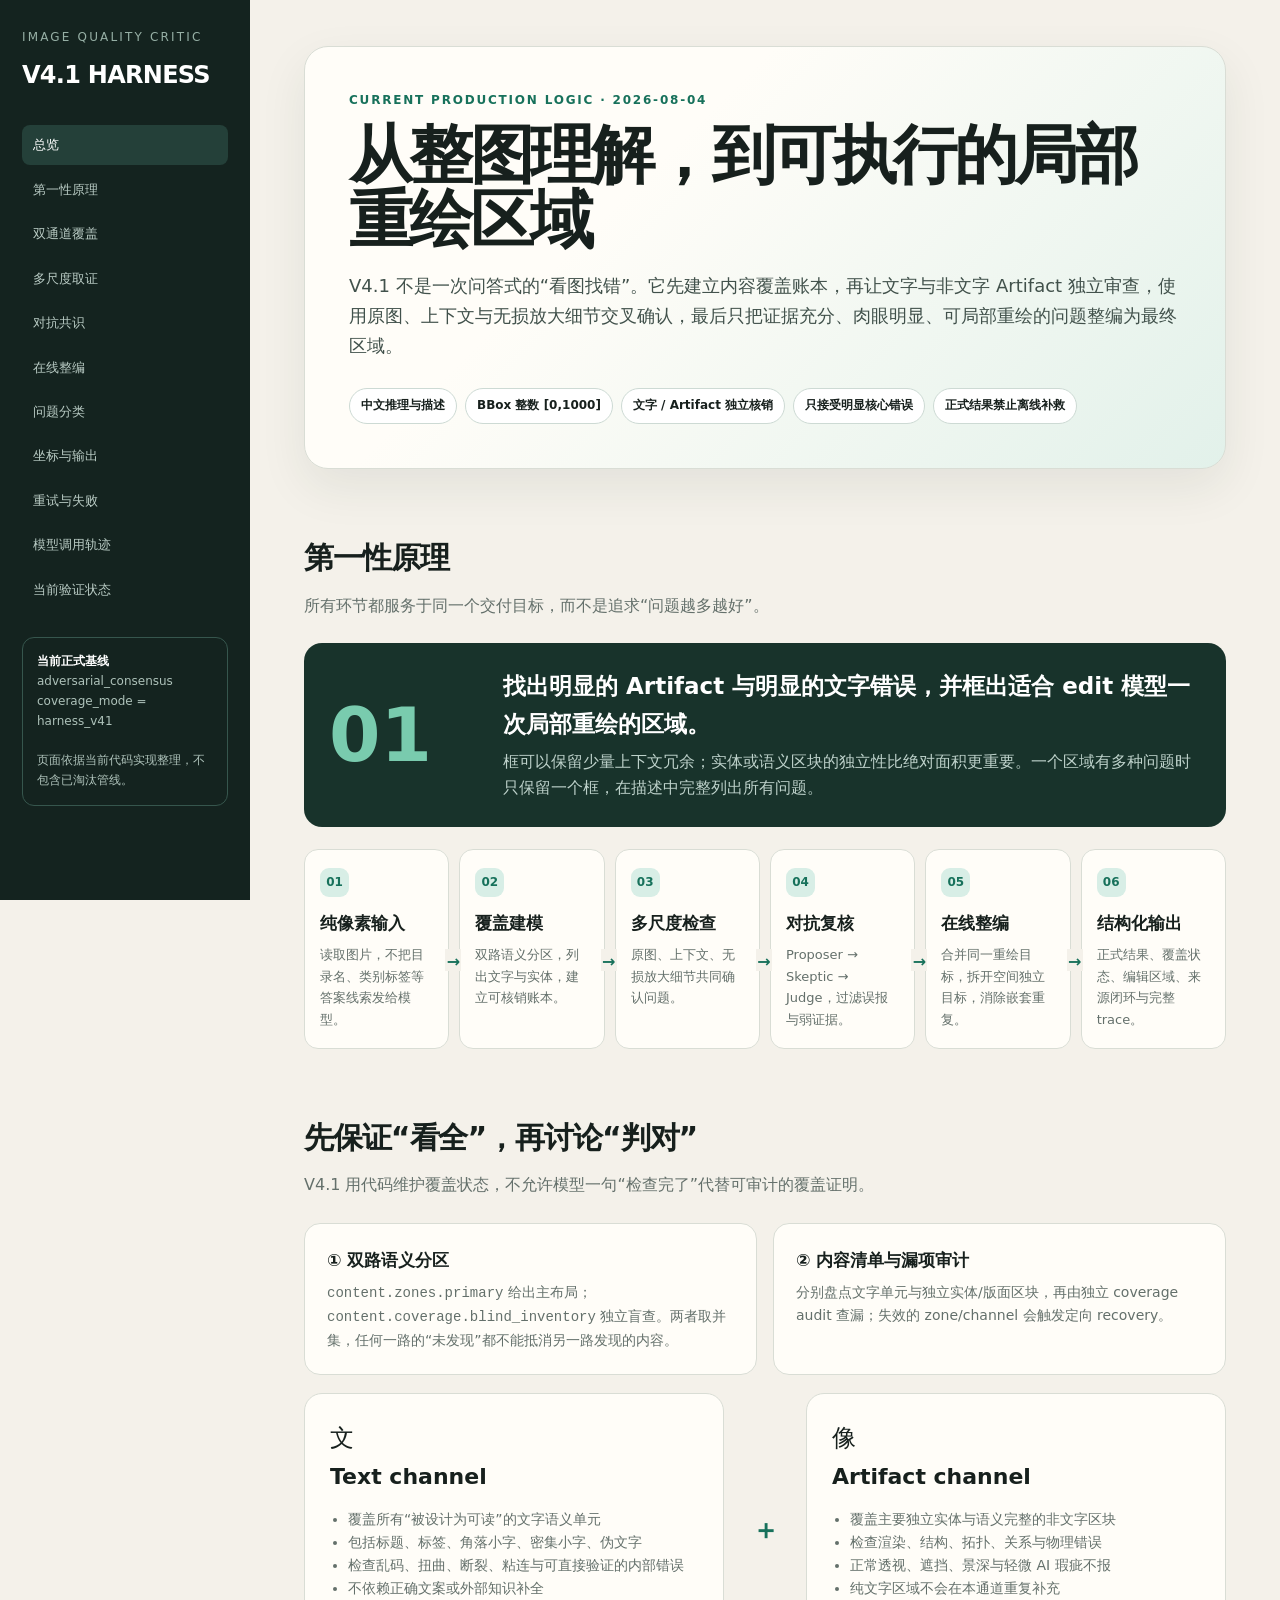
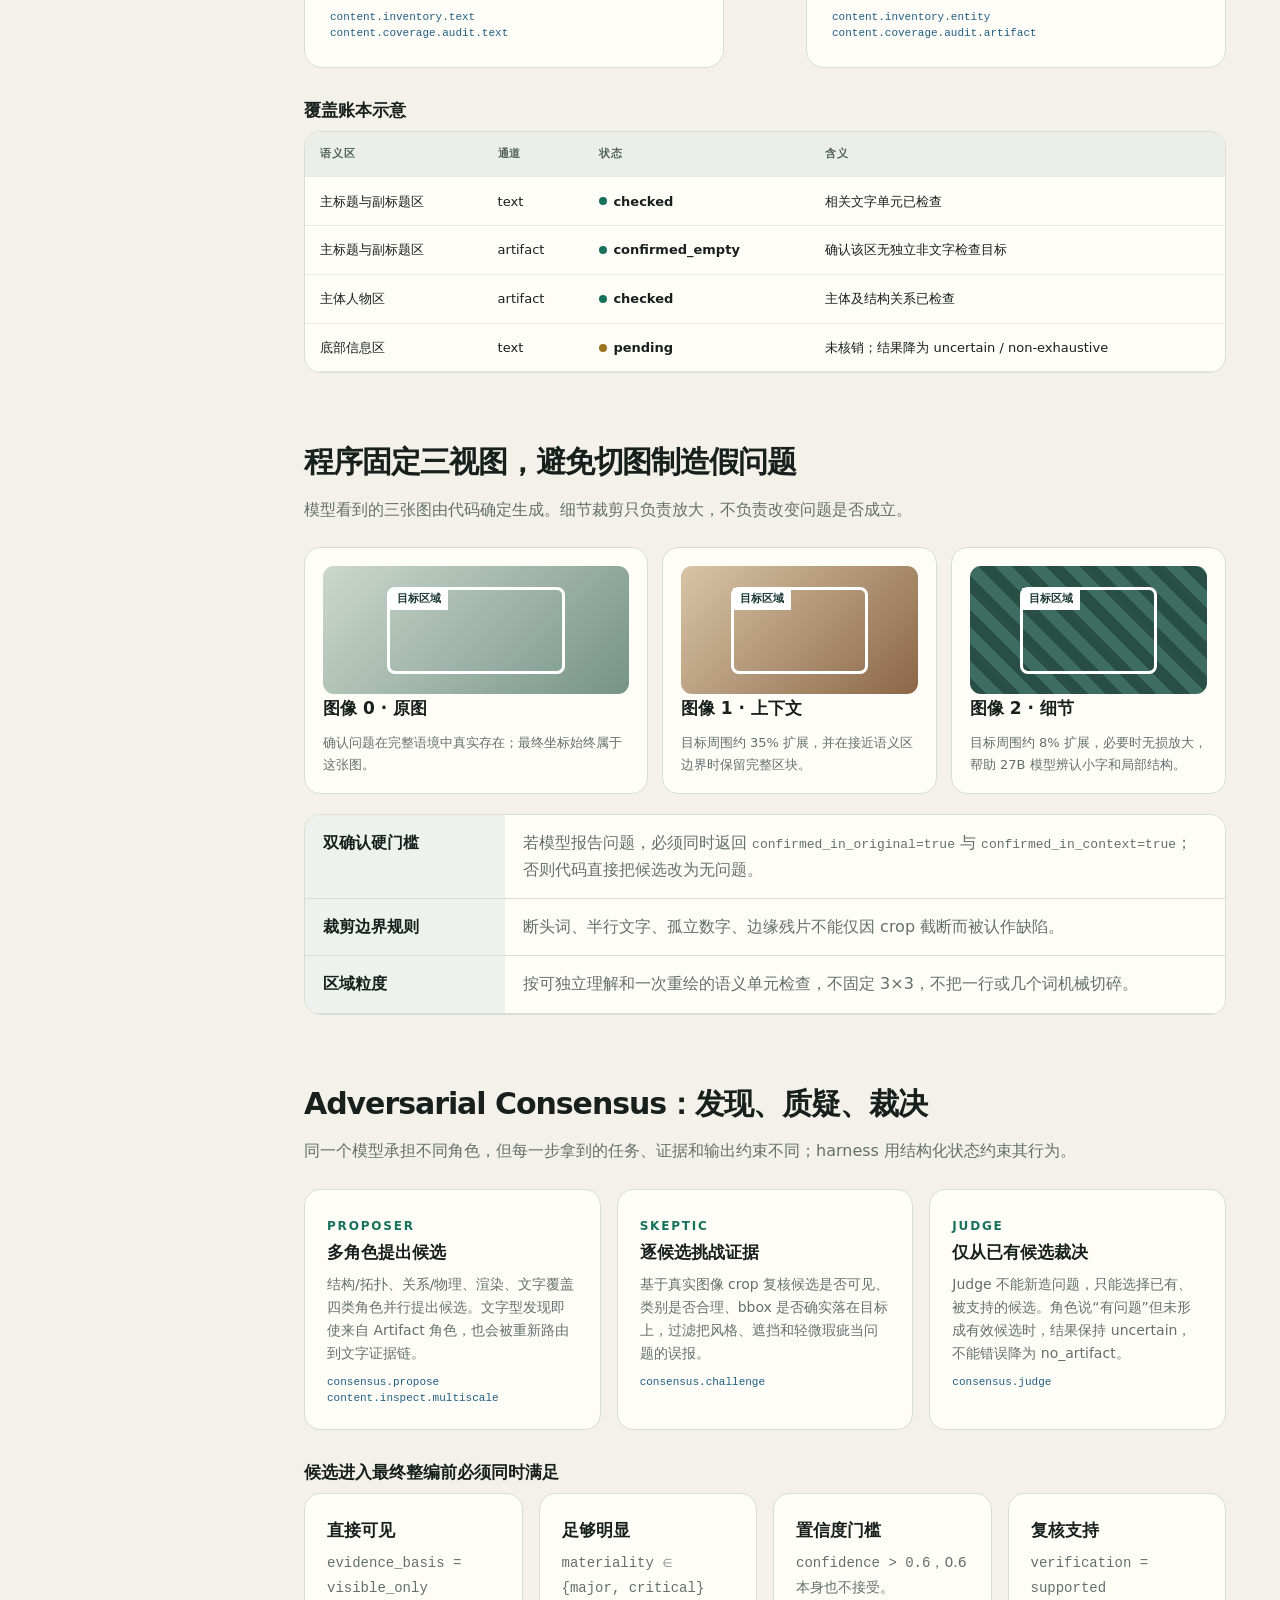
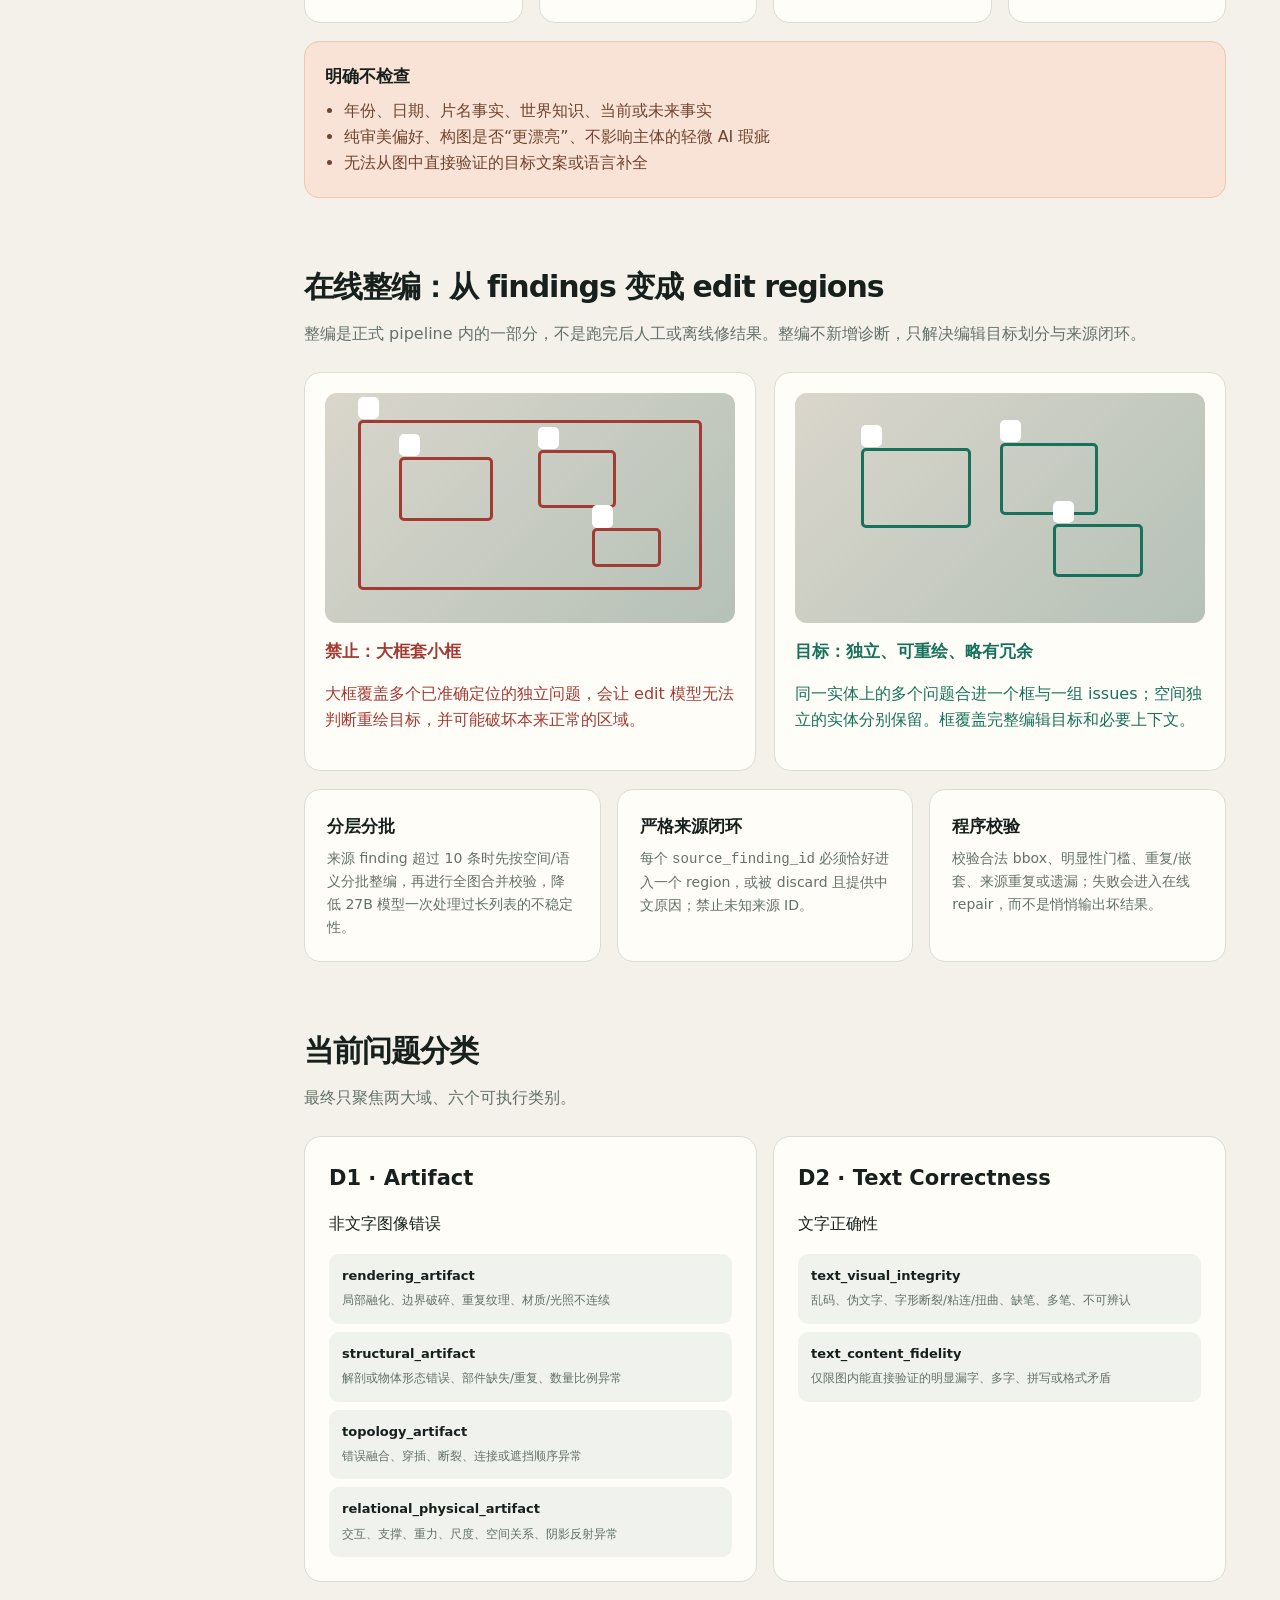
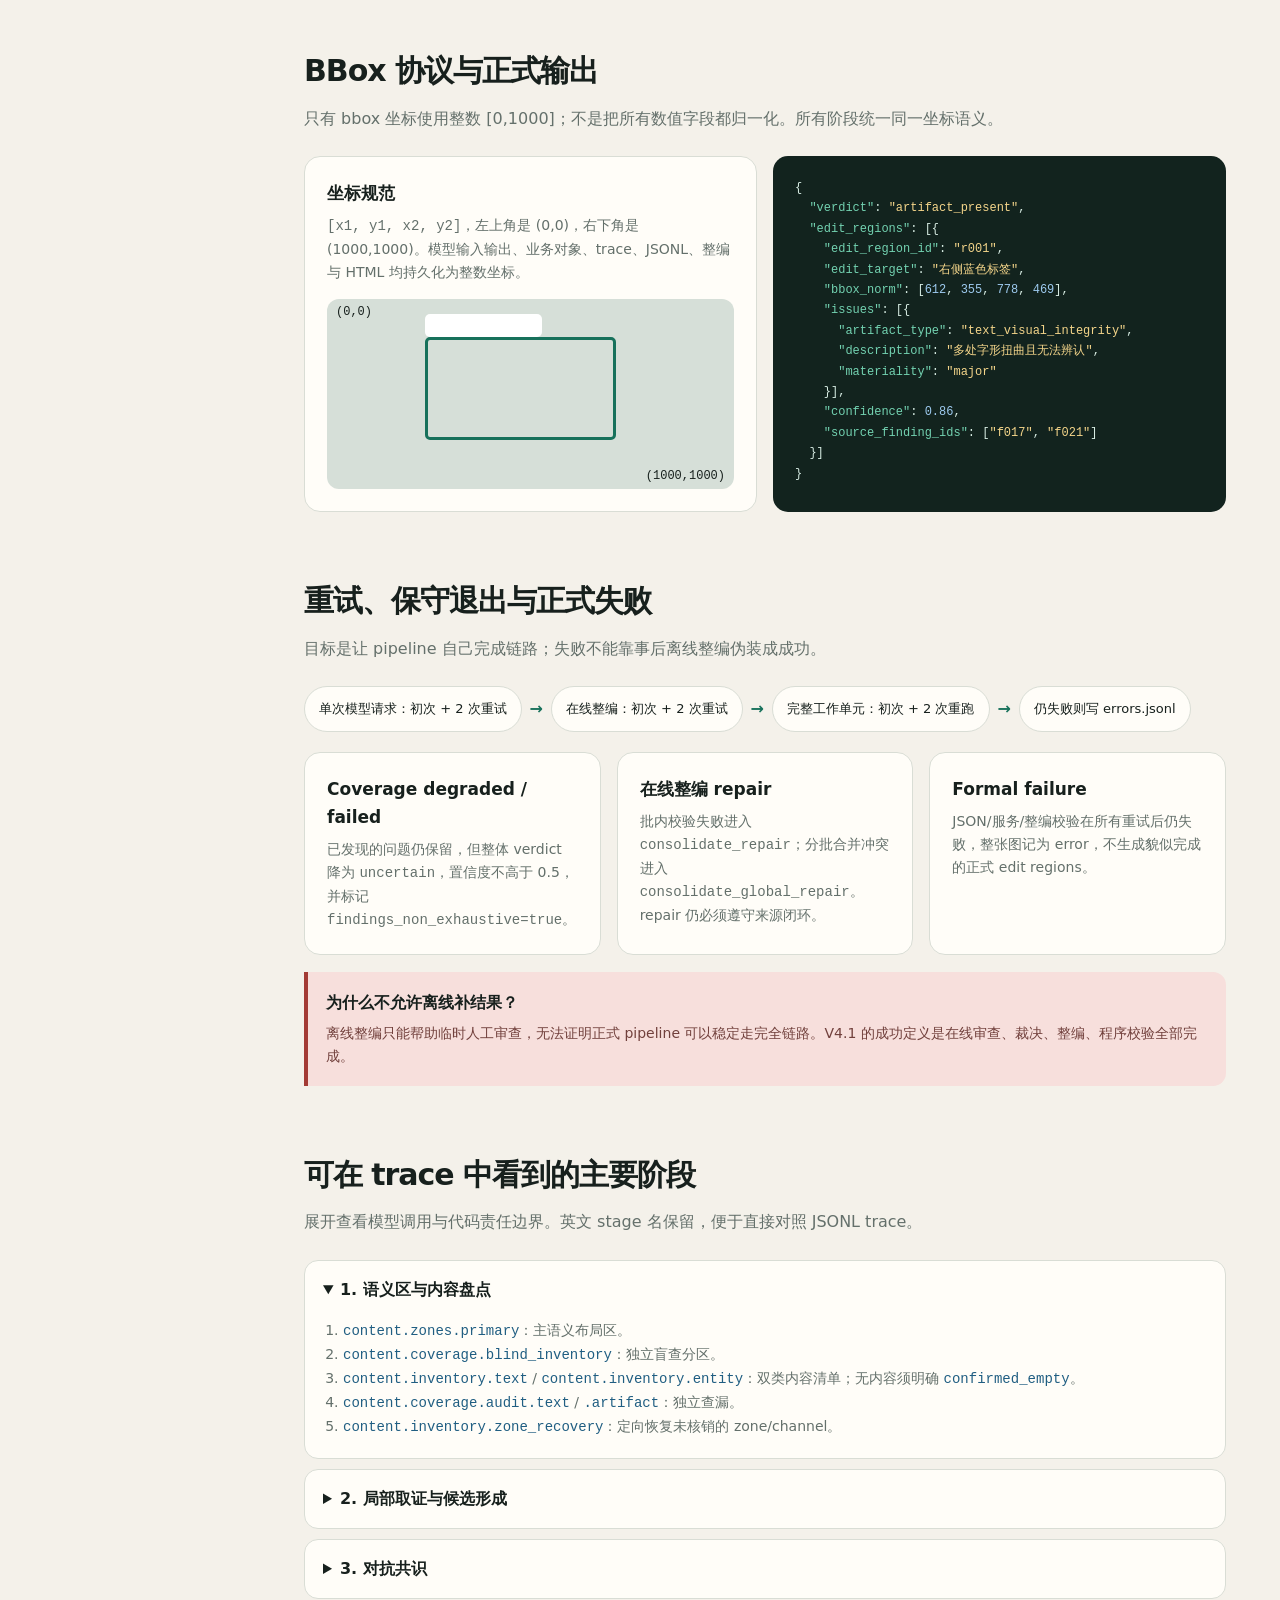
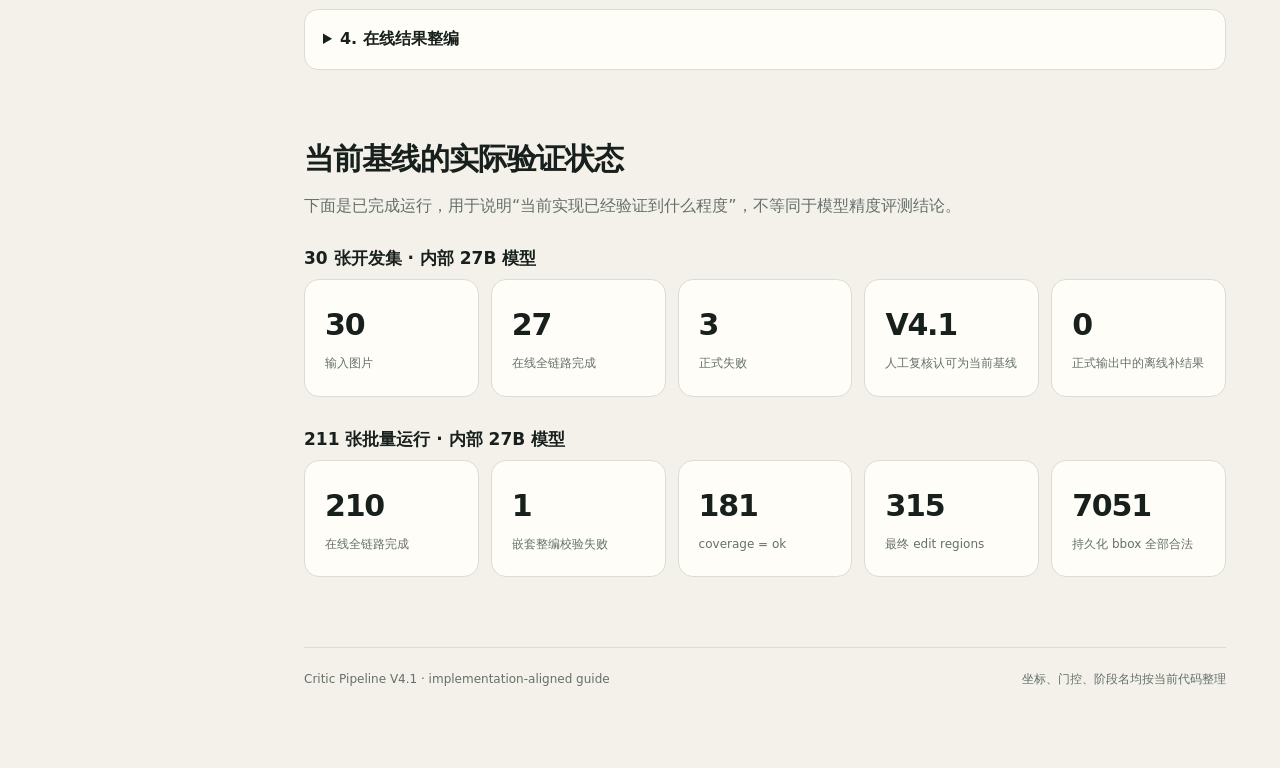
<file: pipelines/full_seq/docs/pipeline_guide.html>
<!doctype html>
<html lang="zh-CN">
<head>
  <meta charset="utf-8">
  <meta name="viewport" content="width=device-width,initial-scale=1">
  <title>Critic Pipeline · V4.1 Harness</title>
  <style>
    :root{
      --bg:#f4f1ea;--paper:#fffdf8;--ink:#17201d;--muted:#64706b;
      --line:#d9ddd5;--green:#17715b;--green2:#d8eee6;--blue:#205e82;
      --blue2:#dcebf4;--orange:#bd5c2b;--orange2:#f8e3d6;--red:#a33b35;
      --red2:#f7dfdc;--gold:#9c741e;--gold2:#f3e9c9;--shadow:0 18px 48px rgba(26,45,37,.08)
    }
    *{box-sizing:border-box}html{scroll-behavior:smooth}body{margin:0;background:var(--bg);color:var(--ink);font-family:Inter,"PingFang SC","Microsoft YaHei",system-ui,sans-serif;line-height:1.65}
    a{color:inherit}.shell{display:grid;grid-template-columns:250px minmax(0,1fr);min-height:100vh}
    aside{position:sticky;top:0;height:100vh;padding:28px 22px;background:#14231f;color:#eaf2ed;overflow:auto}
    .brand{font-size:12px;letter-spacing:.18em;text-transform:uppercase;color:#96afa5}.brand strong{display:block;margin-top:8px;font-size:24px;letter-spacing:-.03em;color:white}
    nav{margin-top:30px;display:grid;gap:5px}nav a{padding:9px 11px;border-radius:8px;text-decoration:none;font-size:13px;color:#b9cbc4}nav a:hover,nav a.active{background:#244039;color:white}
    .side-note{margin-top:28px;padding:14px;border:1px solid #36564d;border-radius:12px;font-size:12px;color:#aec2ba}.side-note b{color:white}
    main{min-width:0}.wrap{max-width:1240px;margin:auto;padding:46px 54px 90px}
    .hero{padding:44px;border:1px solid var(--line);border-radius:24px;background:linear-gradient(135deg,#fffdf8 35%,#e2f1ea);box-shadow:var(--shadow)}
    .eyebrow{font-size:12px;font-weight:800;letter-spacing:.15em;color:var(--green);text-transform:uppercase}.hero h1{margin:12px 0 18px;font-size:clamp(38px,5vw,68px);line-height:1.02;letter-spacing:-.055em}.hero p{max-width:860px;margin:0;color:#41514b;font-size:18px}
    .badges{display:flex;flex-wrap:wrap;gap:8px;margin-top:28px}.badge{padding:7px 11px;border-radius:999px;background:white;border:1px solid #cddad4;font-size:12px;font-weight:700}
    section{scroll-margin-top:24px;margin-top:64px}h2{margin:0 0 10px;font-size:30px;letter-spacing:-.035em}h3{margin:0 0 7px;font-size:17px}.lead{margin:0 0 24px;color:var(--muted);max-width:860px}
    .principle{display:grid;grid-template-columns:150px 1fr;gap:24px;align-items:center;padding:25px;background:#18332b;color:white;border-radius:18px}.principle .num{font-size:74px;font-weight:900;line-height:1;color:#79cbae}.principle strong{font-size:23px}.principle p{margin:5px 0 0;color:#bdd1ca}
    .flow{display:grid;grid-template-columns:repeat(6,1fr);gap:10px;align-items:stretch}.step{position:relative;padding:18px 15px;background:var(--paper);border:1px solid var(--line);border-radius:14px;min-height:154px}.step:not(:last-child):after{content:"→";position:absolute;right:-13px;top:50%;z-index:2;width:16px;height:22px;color:var(--green);font-weight:900;background:var(--bg);text-align:center}.step .k{display:inline-grid;place-items:center;width:29px;height:29px;border-radius:9px;background:var(--green2);color:var(--green);font-size:12px;font-weight:900}.step h3{margin-top:12px}.step p{margin:0;color:var(--muted);font-size:13px}.stage{margin-top:10px;color:var(--blue);font:11px/1.45 ui-monospace,SFMono-Regular,Menlo,monospace;word-break:break-word}
    .grid2,.grid3,.grid4{display:grid;gap:16px}.grid2{grid-template-columns:repeat(2,1fr)}.grid3{grid-template-columns:repeat(3,1fr)}.grid4{grid-template-columns:repeat(4,1fr)}
    .card{padding:22px;background:var(--paper);border:1px solid var(--line);border-radius:16px}.card p{margin:6px 0 0;color:var(--muted);font-size:14px}.icon{font-size:24px}.tone-text{border-top:4px solid var(--blue)}.tone-art{border-top:4px solid var(--orange)}
    .split{display:grid;grid-template-columns:1fr 82px 1fr;align-items:stretch}.channel{padding:25px;border-radius:18px;background:var(--paper);border:1px solid var(--line)}.channel h3{font-size:22px}.channel ul{padding-left:18px;margin:13px 0 0;color:var(--muted);font-size:14px}.bridge{display:grid;place-items:center;color:var(--green);font-size:27px;font-weight:800}
    .ledger{overflow:hidden;border:1px solid var(--line);border-radius:16px;background:var(--paper)}table{width:100%;border-collapse:collapse}th,td{padding:13px 15px;text-align:left;border-bottom:1px solid #e8eae5;font-size:13px}th{background:#ecefe9;color:#50605a;font-size:11px;letter-spacing:.08em;text-transform:uppercase}.state{display:inline-flex;align-items:center;gap:6px;font-weight:800}.dot{width:8px;height:8px;border-radius:50%;background:var(--green)}.pending .dot{background:var(--gold)}.failed .dot{background:var(--red)}
    .views{display:grid;grid-template-columns:1.25fr 1fr 1fr;gap:14px}.view{min-height:220px;padding:18px;border-radius:16px;border:1px solid var(--line);background:var(--paper)}.mock-image{height:128px;border-radius:11px;background:linear-gradient(135deg,#ccd7cd,#769487);position:relative;overflow:hidden}.mock-image:before{content:"";position:absolute;inset:16% 21%;border:3px solid #fff;border-radius:8px}.mock-image:after{content:"目标区域";position:absolute;left:22%;top:17%;padding:2px 7px;background:#fff;color:#17372f;font-size:11px;font-weight:800}.context .mock-image{background:linear-gradient(135deg,#d8c5a6,#8b6748)}.detail .mock-image{background:repeating-linear-gradient(45deg,#294e45 0 12px,#3d6d60 12px 24px)}.view p{margin:10px 0 0;color:var(--muted);font-size:13px}
    .gate{display:grid;grid-template-columns:200px 1fr;gap:0;border:1px solid var(--line);border-radius:16px;overflow:hidden}.gate div{padding:15px 18px;border-bottom:1px solid var(--line)}.gate div:nth-child(odd){font-weight:800;background:#edf2ee}.gate div:nth-child(even){background:var(--paper);color:var(--muted)}
    .boxes{display:grid;grid-template-columns:1fr 1fr;gap:18px}.box-demo{padding:20px;border-radius:16px;background:var(--paper);border:1px solid var(--line)}.canvas{height:230px;border-radius:12px;background:linear-gradient(135deg,#dad6cc,#b5c1b7);position:relative}.rect{position:absolute;border:3px solid var(--red);border-radius:5px}.rect.green{border-color:var(--green)}.rect span{position:absolute;top:-26px;left:-3px;padding:2px 7px;border-radius:5px;background:currentColor;color:white;font-size:11px}.box-demo h3{margin-top:14px}.bad{color:var(--red)}.good{color:var(--green)}
    .taxonomy{display:grid;grid-template-columns:repeat(2,1fr);gap:16px}.tax-group{padding:24px;border-radius:17px;background:var(--paper);border:1px solid var(--line)}.tax-group h3{font-size:21px}.tax-list{display:grid;gap:8px;margin-top:15px}.tax-item{padding:11px 13px;border-radius:10px;background:#f0f2ed}.tax-item b{display:block;font-size:13px}.tax-item span{font-size:12px;color:var(--muted)}
    .retry{display:flex;align-items:center;gap:8px;flex-wrap:wrap}.pill{padding:11px 14px;border-radius:999px;border:1px solid var(--line);background:var(--paper);font-size:13px}.arrow{color:var(--green);font-weight:900}.failure{margin-top:17px;padding:18px;border-left:4px solid var(--red);background:var(--red2);border-radius:0 13px 13px 0}.failure p{margin:5px 0 0;color:#71403c;font-size:14px}
    pre{margin:0;padding:22px;border-radius:15px;background:#12231e;color:#d7ece3;font:12px/1.7 ui-monospace,SFMono-Regular,Menlo,monospace;overflow:auto}.key{color:#73d2b1}.str{color:#f4d58a}.numc{color:#9ecbf0}
    .metrics{display:grid;grid-template-columns:repeat(5,1fr);gap:12px}.metric{padding:20px;background:var(--paper);border:1px solid var(--line);border-radius:15px}.metric strong{display:block;font-size:30px;letter-spacing:-.04em}.metric span{font-size:12px;color:var(--muted)}
    details{border:1px solid var(--line);border-radius:14px;background:var(--paper);margin-bottom:10px}summary{cursor:pointer;padding:16px 18px;font-weight:800}details>div{padding:0 18px 18px;color:var(--muted);font-size:14px}.stage-list{margin:0;padding-left:20px}.stage-list code{color:var(--blue)}
    .non-goal{padding:20px;background:var(--orange2);border-radius:15px;border:1px solid #efc7ae}.non-goal ul{margin:8px 0 0;padding-left:19px;color:#70452f}
    .foot{margin-top:70px;padding-top:22px;border-top:1px solid var(--line);display:flex;justify-content:space-between;color:var(--muted);font-size:12px}
    @media(max-width:1000px){.shell{display:block}aside{position:relative;height:auto}nav{grid-template-columns:repeat(3,1fr)}.flow{grid-template-columns:repeat(3,1fr)}.step:nth-child(3):after{display:none}.metrics{grid-template-columns:repeat(3,1fr)}}
    @media(max-width:700px){.wrap{padding:24px 16px 60px}.hero{padding:28px 23px}.principle{grid-template-columns:1fr}.flow,.grid2,.grid3,.grid4,.views,.taxonomy,.boxes,.metrics{grid-template-columns:1fr}.step:after{display:none}.split{grid-template-columns:1fr}.bridge{height:55px}.gate{grid-template-columns:1fr}.gate div:nth-child(odd){border-bottom:0}nav{grid-template-columns:repeat(2,1fr)}}
  </style>
</head>
<body>
<div class="shell">
  <aside>
    <div class="brand">Image Quality Critic<strong>V4.1 Harness</strong></div>
    <nav id="nav">
      <a href="#overview">总览</a><a href="#principle">第一性原理</a><a href="#coverage">双通道覆盖</a>
      <a href="#multiscale">多尺度取证</a><a href="#consensus">对抗共识</a><a href="#consolidation">在线整编</a>
      <a href="#taxonomy">问题分类</a><a href="#protocol">坐标与输出</a><a href="#reliability">重试与失败</a>
      <a href="#stages">模型调用轨迹</a><a href="#status">当前验证状态</a>
    </nav>
    <div class="side-note"><b>当前正式基线</b><br>adversarial_consensus<br>coverage_mode = harness_v41<br><br>页面依据当前代码实现整理，不包含已淘汰管线。</div>
  </aside>
  <main><div class="wrap">
    <header class="hero" id="overview">
      <div class="eyebrow">Current production logic · 2026-08-04</div>
      <h1>从整图理解，到可执行的局部重绘区域</h1>
      <p>V4.1 不是一次问答式的“看图找错”。它先建立内容覆盖账本，再让文字与非文字 Artifact 独立审查，使用原图、上下文与无损放大细节交叉确认，最后只把证据充分、肉眼明显、可局部重绘的问题整编为最终区域。</p>
      <div class="badges"><span class="badge">中文推理与描述</span><span class="badge">BBox 整数 [0,1000]</span><span class="badge">文字 / Artifact 独立核销</span><span class="badge">只接受明显核心错误</span><span class="badge">正式结果禁止离线补救</span></div>
    </header>

    <section id="principle">
      <h2>第一性原理</h2><p class="lead">所有环节都服务于同一个交付目标，而不是追求“问题越多越好”。</p>
      <div class="principle"><div class="num">01</div><div><strong>找出明显的 Artifact 与明显的文字错误，并框出适合 edit 模型一次局部重绘的区域。</strong><p>框可以保留少量上下文冗余；实体或语义区块的独立性比绝对面积更重要。一个区域有多种问题时只保留一个框，在描述中完整列出所有问题。</p></div></div>
      <div class="flow" style="margin-top:22px">
        <div class="step"><span class="k">01</span><h3>纯像素输入</h3><p>读取图片，不把目录名、类别标签等答案线索发给模型。</p></div>
        <div class="step"><span class="k">02</span><h3>覆盖建模</h3><p>双路语义分区，列出文字与实体，建立可核销账本。</p></div>
        <div class="step"><span class="k">03</span><h3>多尺度检查</h3><p>原图、上下文、无损放大细节共同确认问题。</p></div>
        <div class="step"><span class="k">04</span><h3>对抗复核</h3><p>Proposer → Skeptic → Judge，过滤误报与弱证据。</p></div>
        <div class="step"><span class="k">05</span><h3>在线整编</h3><p>合并同一重绘目标，拆开空间独立目标，消除嵌套重复。</p></div>
        <div class="step"><span class="k">06</span><h3>结构化输出</h3><p>正式结果、覆盖状态、编辑区域、来源闭环与完整 trace。</p></div>
      </div>
    </section>

    <section id="coverage">
      <h2>先保证“看全”，再讨论“判对”</h2><p class="lead">V4.1 用代码维护覆盖状态，不允许模型一句“检查完了”代替可审计的覆盖证明。</p>
      <div class="grid2">
        <div class="card"><h3>① 双路语义分区</h3><p><code>content.zones.primary</code> 给出主布局；<code>content.coverage.blind_inventory</code> 独立盲查。两者取并集，任何一路的“未发现”都不能抵消另一路发现的内容。</p></div>
        <div class="card"><h3>② 内容清单与漏项审计</h3><p>分别盘点文字单元与独立实体/版面区块，再由独立 coverage audit 查漏；失效的 zone/channel 会触发定向 recovery。</p></div>
      </div>
      <div class="split" style="margin-top:18px">
        <div class="channel tone-text"><div class="icon">文</div><h3>Text channel</h3><ul><li>覆盖所有“被设计为可读”的文字语义单元</li><li>包括标题、标签、角落小字、密集小字、伪文字</li><li>检查乱码、扭曲、断裂、粘连与可直接验证的内部错误</li><li>不依赖正确文案或外部知识补全</li></ul><div class="stage">content.inventory.text<br>content.coverage.audit.text</div></div>
        <div class="bridge">＋</div>
        <div class="channel tone-art"><div class="icon">像</div><h3>Artifact channel</h3><ul><li>覆盖主要独立实体与语义完整的非文字区块</li><li>检查渲染、结构、拓扑、关系与物理错误</li><li>正常透视、遮挡、景深与轻微 AI 瑕疵不报</li><li>纯文字区域不会在本通道重复补充</li></ul><div class="stage">content.inventory.entity<br>content.coverage.audit.artifact</div></div>
      </div>
      <h3 style="margin-top:28px">覆盖账本示意</h3>
      <div class="ledger"><table><thead><tr><th>语义区</th><th>通道</th><th>状态</th><th>含义</th></tr></thead><tbody>
        <tr><td>主标题与副标题区</td><td>text</td><td><span class="state"><i class="dot"></i>checked</span></td><td>相关文字单元已检查</td></tr>
        <tr><td>主标题与副标题区</td><td>artifact</td><td><span class="state"><i class="dot"></i>confirmed_empty</span></td><td>确认该区无独立非文字检查目标</td></tr>
        <tr><td>主体人物区</td><td>artifact</td><td><span class="state"><i class="dot"></i>checked</span></td><td>主体及结构关系已检查</td></tr>
        <tr><td>底部信息区</td><td>text</td><td><span class="state pending"><i class="dot"></i>pending</span></td><td>未核销；结果降为 uncertain / non-exhaustive</td></tr>
      </tbody></table></div>
    </section>

    <section id="multiscale">
      <h2>程序固定三视图，避免切图制造假问题</h2><p class="lead">模型看到的三张图由代码确定生成。细节裁剪只负责放大，不负责改变问题是否成立。</p>
      <div class="views">
        <div class="view"><div class="mock-image"></div><h3>图像 0 · 原图</h3><p>确认问题在完整语境中真实存在；最终坐标始终属于这张图。</p></div>
        <div class="view context"><div class="mock-image"></div><h3>图像 1 · 上下文</h3><p>目标周围约 35% 扩展，并在接近语义区边界时保留完整区块。</p></div>
        <div class="view detail"><div class="mock-image"></div><h3>图像 2 · 细节</h3><p>目标周围约 8% 扩展，必要时无损放大，帮助 27B 模型辨认小字和局部结构。</p></div>
      </div>
      <div class="gate" style="margin-top:20px">
        <div>双确认硬门槛</div><div>若模型报告问题，必须同时返回 <code>confirmed_in_original=true</code> 与 <code>confirmed_in_context=true</code>；否则代码直接把候选改为无问题。</div>
        <div>裁剪边界规则</div><div>断头词、半行文字、孤立数字、边缘残片不能仅因 crop 截断而被认作缺陷。</div>
        <div>区域粒度</div><div>按可独立理解和一次重绘的语义单元检查，不固定 3×3，不把一行或几个词机械切碎。</div>
      </div>
    </section>

    <section id="consensus">
      <h2>Adversarial Consensus：发现、质疑、裁决</h2><p class="lead">同一个模型承担不同角色，但每一步拿到的任务、证据和输出约束不同；harness 用结构化状态约束其行为。</p>
      <div class="grid3">
        <div class="card"><span class="eyebrow">Proposer</span><h3>多角色提出候选</h3><p>结构/拓扑、关系/物理、渲染、文字覆盖四类角色并行提出候选。文字型发现即使来自 Artifact 角色，也会被重新路由到文字证据链。</p><div class="stage">consensus.propose<br>content.inspect.multiscale</div></div>
        <div class="card"><span class="eyebrow">Skeptic</span><h3>逐候选挑战证据</h3><p>基于真实图像 crop 复核候选是否可见、类别是否合理、bbox 是否确实落在目标上，过滤把风格、遮挡和轻微瑕疵当问题的误报。</p><div class="stage">consensus.challenge</div></div>
        <div class="card"><span class="eyebrow">Judge</span><h3>仅从已有候选裁决</h3><p>Judge 不能新造问题，只能选择已有、被支持的候选。角色说“有问题”但未形成有效候选时，结果保持 uncertain，不能错误降为 no_artifact。</p><div class="stage">consensus.judge</div></div>
      </div>
      <h3 style="margin-top:28px">候选进入最终整编前必须同时满足</h3>
      <div class="grid4">
        <div class="card"><h3>直接可见</h3><p><code>evidence_basis = visible_only</code></p></div>
        <div class="card"><h3>足够明显</h3><p><code>materiality ∈ {major, critical}</code></p></div>
        <div class="card"><h3>置信度门槛</h3><p><code>confidence &gt; 0.6</code>，0.6 本身也不接受。</p></div>
        <div class="card"><h3>复核支持</h3><p><code>verification = supported</code></p></div>
      </div>
      <div class="non-goal" style="margin-top:18px"><h3>明确不检查</h3><ul><li>年份、日期、片名事实、世界知识、当前或未来事实</li><li>纯审美偏好、构图是否“更漂亮”、不影响主体的轻微 AI 瑕疵</li><li>无法从图中直接验证的目标文案或语言补全</li></ul></div>
    </section>

    <section id="consolidation">
      <h2>在线整编：从 findings 变成 edit regions</h2><p class="lead">整编是正式 pipeline 内的一部分，不是跑完后人工或离线修结果。整编不新增诊断，只解决编辑目标划分与来源闭环。</p>
      <div class="boxes">
        <div class="box-demo bad"><div class="canvas"><div class="rect" style="left:8%;top:12%;width:84%;height:74%"><span>1</span></div><div class="rect" style="left:18%;top:28%;width:23%;height:28%"><span>2</span></div><div class="rect" style="left:52%;top:25%;width:19%;height:25%"><span>3</span></div><div class="rect" style="left:65%;top:59%;width:17%;height:17%"><span>4</span></div></div><h3>禁止：大框套小框</h3><p>大框覆盖多个已准确定位的独立问题，会让 edit 模型无法判断重绘目标，并可能破坏本来正常的区域。</p></div>
        <div class="box-demo good"><div class="canvas"><div class="rect green" style="left:16%;top:24%;width:27%;height:35%"><span>1</span></div><div class="rect green" style="left:50%;top:22%;width:24%;height:31%"><span>2</span></div><div class="rect green" style="left:63%;top:57%;width:22%;height:23%"><span>3</span></div></div><h3>目标：独立、可重绘、略有冗余</h3><p>同一实体上的多个问题合进一个框与一组 issues；空间独立的实体分别保留。框覆盖完整编辑目标和必要上下文。</p></div>
      </div>
      <div class="grid3" style="margin-top:18px">
        <div class="card"><h3>分层分批</h3><p>来源 finding 超过 10 条时先按空间/语义分批整编，再进行全图合并校验，降低 27B 模型一次处理过长列表的不稳定性。</p></div>
        <div class="card"><h3>严格来源闭环</h3><p>每个 <code>source_finding_id</code> 必须恰好进入一个 region，或被 discard 且提供中文原因；禁止未知来源 ID。</p></div>
        <div class="card"><h3>程序校验</h3><p>校验合法 bbox、明显性门槛、重复/嵌套、来源重复或遗漏；失败会进入在线 repair，而不是悄悄输出坏结果。</p></div>
      </div>
    </section>

    <section id="taxonomy">
      <h2>当前问题分类</h2><p class="lead">最终只聚焦两大域、六个可执行类别。</p>
      <div class="taxonomy">
        <div class="tax-group"><h3>D1 · Artifact</h3><p>非文字图像错误</p><div class="tax-list">
          <div class="tax-item"><b>rendering_artifact</b><span>局部融化、边界破碎、重复纹理、材质/光照不连续</span></div>
          <div class="tax-item"><b>structural_artifact</b><span>解剖或物体形态错误、部件缺失/重复、数量比例异常</span></div>
          <div class="tax-item"><b>topology_artifact</b><span>错误融合、穿插、断裂、连接或遮挡顺序异常</span></div>
          <div class="tax-item"><b>relational_physical_artifact</b><span>交互、支撑、重力、尺度、空间关系、阴影反射异常</span></div>
        </div></div>
        <div class="tax-group"><h3>D2 · Text Correctness</h3><p>文字正确性</p><div class="tax-list">
          <div class="tax-item"><b>text_visual_integrity</b><span>乱码、伪文字、字形断裂/粘连/扭曲、缺笔、多笔、不可辨认</span></div>
          <div class="tax-item"><b>text_content_fidelity</b><span>仅限图内能直接验证的明显漏字、多字、拼写或格式矛盾</span></div>
        </div></div>
      </div>
    </section>

    <section id="protocol">
      <h2>BBox 协议与正式输出</h2><p class="lead">只有 bbox 坐标使用整数 [0,1000]；不是把所有数值字段都归一化。所有阶段统一同一坐标语义。</p>
      <div class="grid2">
        <div class="card"><h3>坐标规范</h3><p><code>[x1, y1, x2, y2]</code>，左上角是 (0,0)，右下角是 (1000,1000)。模型输入输出、业务对象、trace、JSONL、整编与 HTML 均持久化为整数坐标。</p><div class="canvas" style="height:190px;margin-top:15px;background:#d6dfd8"><span style="position:absolute;left:9px;top:6px;font:12px monospace">(0,0)</span><span style="position:absolute;right:9px;bottom:6px;font:12px monospace">(1000,1000)</span><div class="rect green" style="left:24%;top:20%;width:47%;height:54%"><span>[240,200,710,740]</span></div></div></div>
        <pre>{
  <span class="key">"verdict"</span>: <span class="str">"artifact_present"</span>,
  <span class="key">"edit_regions"</span>: [{
    <span class="key">"edit_region_id"</span>: <span class="str">"r001"</span>,
    <span class="key">"edit_target"</span>: <span class="str">"右侧蓝色标签"</span>,
    <span class="key">"bbox_norm"</span>: [<span class="numc">612</span>, <span class="numc">355</span>, <span class="numc">778</span>, <span class="numc">469</span>],
    <span class="key">"issues"</span>: [{
      <span class="key">"artifact_type"</span>: <span class="str">"text_visual_integrity"</span>,
      <span class="key">"description"</span>: <span class="str">"多处字形扭曲且无法辨认"</span>,
      <span class="key">"materiality"</span>: <span class="str">"major"</span>
    }],
    <span class="key">"confidence"</span>: <span class="numc">0.86</span>,
    <span class="key">"source_finding_ids"</span>: [<span class="str">"f017"</span>, <span class="str">"f021"</span>]
  }]
}</pre>
      </div>
    </section>

    <section id="reliability">
      <h2>重试、保守退出与正式失败</h2><p class="lead">目标是让 pipeline 自己完成链路；失败不能靠事后离线整编伪装成成功。</p>
      <div class="retry"><span class="pill">单次模型请求：初次 + 2 次重试</span><span class="arrow">→</span><span class="pill">在线整编：初次 + 2 次重试</span><span class="arrow">→</span><span class="pill">完整工作单元：初次 + 2 次重跑</span><span class="arrow">→</span><span class="pill">仍失败则写 errors.jsonl</span></div>
      <div class="grid3" style="margin-top:20px">
        <div class="card"><h3>Coverage degraded / failed</h3><p>已发现的问题仍保留，但整体 verdict 降为 <code>uncertain</code>，置信度不高于 0.5，并标记 <code>findings_non_exhaustive=true</code>。</p></div>
        <div class="card"><h3>在线整编 repair</h3><p>批内校验失败进入 <code>consolidate_repair</code>；分批合并冲突进入 <code>consolidate_global_repair</code>。repair 仍必须遵守来源闭环。</p></div>
        <div class="card"><h3>Formal failure</h3><p>JSON/服务/整编校验在所有重试后仍失败，整张图记为 error，不生成貌似完成的正式 edit regions。</p></div>
      </div>
      <div class="failure"><strong>为什么不允许离线补结果？</strong><p>离线整编只能帮助临时人工审查，无法证明正式 pipeline 可以稳定走完全链路。V4.1 的成功定义是在线审查、裁决、整编、程序校验全部完成。</p></div>
    </section>

    <section id="stages">
      <h2>可在 trace 中看到的主要阶段</h2><p class="lead">展开查看模型调用与代码责任边界。英文 stage 名保留，便于直接对照 JSONL trace。</p>
      <details open><summary>1. 语义区与内容盘点</summary><div><ol class="stage-list"><li><code>content.zones.primary</code>：主语义布局区。</li><li><code>content.coverage.blind_inventory</code>：独立盲查分区。</li><li><code>content.inventory.text</code> / <code>content.inventory.entity</code>：双类内容清单；无内容须明确 <code>confirmed_empty</code>。</li><li><code>content.coverage.audit.text</code> / <code>.artifact</code>：独立查漏。</li><li><code>content.inventory.zone_recovery</code>：定向恢复未核销的 zone/channel。</li></ol></div></details>
      <details><summary>2. 局部取证与候选形成</summary><div><ol class="stage-list"><li><code>content.inspect.multiscale</code>：原图、上下文、细节三视图检查。</li><li><code>consensus.propose</code>：Artifact 专家角色提出补充候选。</li><li>代码统一候选 ID、bbox 与明显性字段，并把文字候选路由到文字证据链。</li></ol></div></details>
      <details><summary>3. 对抗共识</summary><div><ol class="stage-list"><li><code>consensus.challenge</code>：Skeptic 基于真实 crop 逐条反证。</li><li><code>consensus.judge</code>：Judge 仅接纳已有且有支持证据的候选。</li><li>代码应用 coverage gate：覆盖不完整时保持 uncertain，避免假阴性。</li></ol></div></details>
      <details><summary>4. 在线结果整编</summary><div><ol class="stage-list"><li><code>consensus.consolidate</code>：按一次局部重绘目标整编。</li><li><code>consensus.consolidate_repair</code>：修复批内校验错误。</li><li><code>consensus.consolidate_global_repair</code>：修复分批合并后的重复、嵌套与来源闭环问题。</li><li>最终代码校验不过则正式失败，不静默降级。</li></ol></div></details>
    </section>

    <section id="status">
      <h2>当前基线的实际验证状态</h2><p class="lead">下面是已完成运行，用于说明“当前实现已经验证到什么程度”，不等同于模型精度评测结论。</p>
      <h3>30 张开发集 · 内部 27B 模型</h3>
      <div class="metrics"><div class="metric"><strong>30</strong><span>输入图片</span></div><div class="metric"><strong>27</strong><span>在线全链路完成</span></div><div class="metric"><strong>3</strong><span>正式失败</span></div><div class="metric"><strong>V4.1</strong><span>人工复核认可为当前基线</span></div><div class="metric"><strong>0</strong><span>正式输出中的离线补结果</span></div></div>
      <h3 style="margin-top:28px">211 张批量运行 · 内部 27B 模型</h3>
      <div class="metrics"><div class="metric"><strong>210</strong><span>在线全链路完成</span></div><div class="metric"><strong>1</strong><span>嵌套整编校验失败</span></div><div class="metric"><strong>181</strong><span>coverage = ok</span></div><div class="metric"><strong>315</strong><span>最终 edit regions</span></div><div class="metric"><strong>7051</strong><span>持久化 bbox 全部合法</span></div></div>
    </section>

    <footer class="foot"><span>Critic Pipeline V4.1 · implementation-aligned guide</span><span>坐标、门控、阶段名均按当前代码整理</span></footer>
  </div></main>
</div>
<script>
  const links=[...document.querySelectorAll('nav a')];
  const sections=links.map(a=>document.querySelector(a.getAttribute('href'))).filter(Boolean);
  const io=new IntersectionObserver(entries=>{entries.forEach(e=>{if(e.isIntersecting){links.forEach(a=>a.classList.toggle('active',a.getAttribute('href')==='#'+e.target.id));}})},{rootMargin:'-15% 0px -72% 0px'});
  sections.forEach(s=>io.observe(s));
</script>
</body>
</html>
</file>
